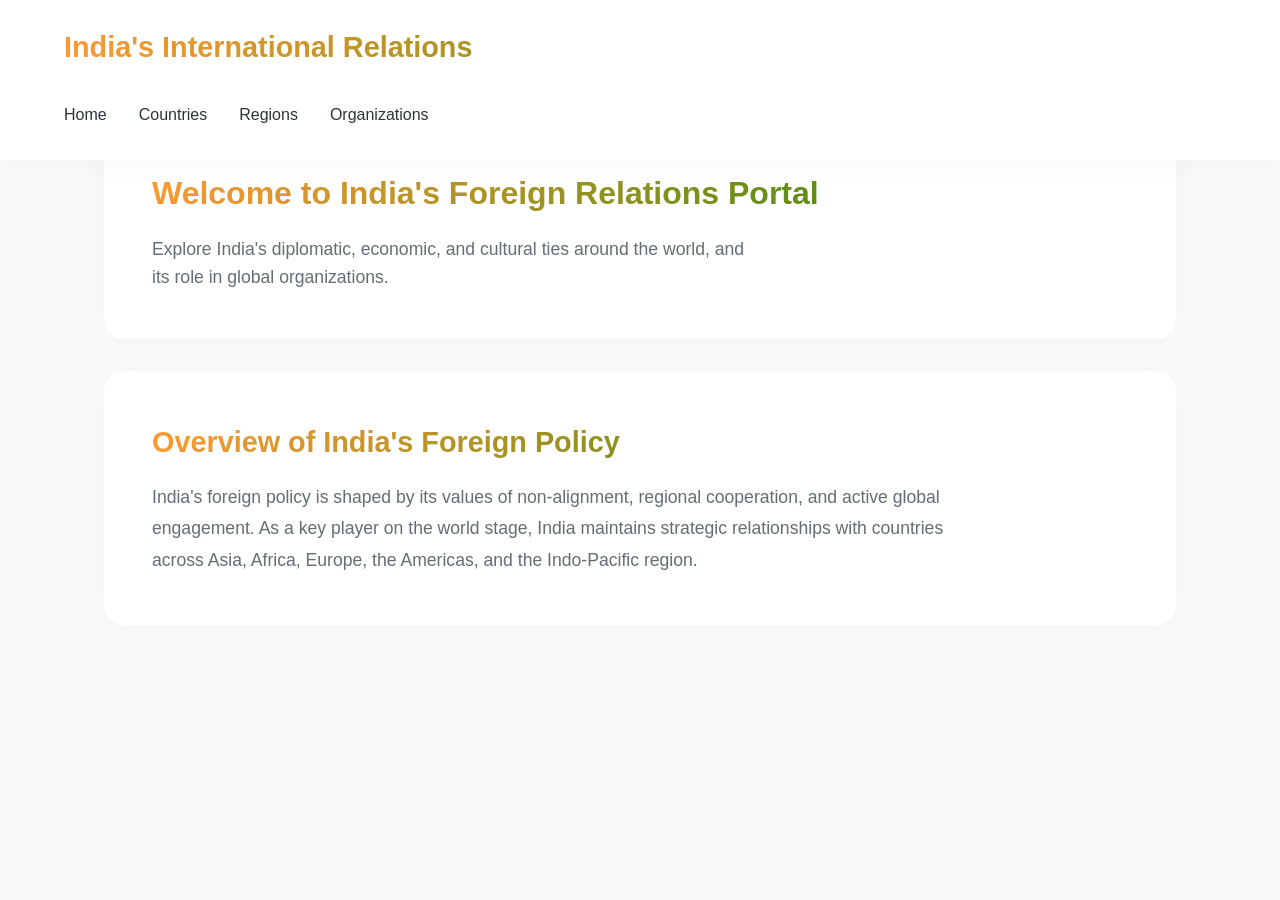
<file: index.html>
<!DOCTYPE html>
<html lang="en">
<head>
    <meta charset="UTF-8">
    <meta name="viewport" content="width=device-width, initial-scale=1.0">
    <title>India's International Relations</title>
    <style>
        * {
            margin: 0;
            padding: 0;
            box-sizing: border-box;
            font-family: 'Inter', -apple-system, BlinkMacSystemFont, sans-serif;
        }

        body {
            background: #fafafa;
            color: #2d3436;
            line-height: 1.6;
        }

        header {
            background: white;
            padding: 1.5rem 5%;
            box-shadow: 0 4px 30px rgba(0, 0, 0, 0.03);
            position: fixed;
            width: 100%;
            top: 0;
            z-index: 1000;
        }

        .header-content {
            max-width: 1200px;
            margin: 0 auto;
        }

        h1 {
            font-size: 1.8rem;
            font-weight: 700;
            background: linear-gradient(120deg, #FF9933, #138808);
            -webkit-background-clip: text;
            -webkit-text-fill-color: transparent;
            margin-bottom: 1.5rem;
        }

        nav {
            display: flex;
            gap: 2rem;
        }

        nav a {
            color: #2d3436;
            text-decoration: none;
            font-weight: 500;
            position: relative;
            padding: 0.5rem 0;
        }

        nav a::after {
            content: '';
            position: absolute;
            bottom: 0;
            left: 0;
            width: 0;
            height: 2px;
            background: linear-gradient(120deg, #FF9933, #138808);
            transition: width 0.3s ease;
        }

        nav a:hover::after {
            width: 100%;
        }

        main {
            max-width: 1200px;
            margin: 120px auto 0;
            padding: 0 5%;
        }

        .introduction {
            background: white;
            border-radius: 20px;
            padding: 3rem;
            margin-bottom: 2rem;
            box-shadow: 0 4px 30px rgba(0, 0, 0, 0.03);
            transform: translateY(0);
            transition: transform 0.3s ease;
        }

        .introduction:hover {
            transform: translateY(-5px);
        }

        .introduction h2 {
            font-size: 2rem;
            margin-bottom: 1rem;
            background: linear-gradient(120deg, #FF9933, #138808);
            -webkit-background-clip: text;
            -webkit-text-fill-color: transparent;
        }

        .introduction p {
            color: #636e72;
            font-size: 1.1rem;
            max-width: 600px;
        }

        .overview {
            background: white;
            border-radius: 20px;
            padding: 3rem;
            box-shadow: 0 4px 30px rgba(0, 0, 0, 0.03);
        }

        .overview h2 {
            font-size: 1.8rem;
            margin-bottom: 1rem;
            background: linear-gradient(120deg, #FF9933, #138808);
            -webkit-background-clip: text;
            -webkit-text-fill-color: transparent;
        }

        .overview p {
            color: #636e72;
            font-size: 1.1rem;
            line-height: 1.8;
            max-width: 800px;
        }

        @media (max-width: 768px) {
            nav {
                flex-direction: column;
                gap: 1rem;
            }

            .introduction, .overview {
                padding: 2rem;
            }

            h1 {
                font-size: 1.5rem;
            }

            .introduction h2, .overview h2 {
                font-size: 1.6rem;
            }
        }

        @media (max-width: 480px) {
            .introduction, .overview {
                padding: 1.5rem;
            }
        }

        /* Smooth scrolling */
        html {
            scroll-behavior: smooth;
        }

        /* Fade in animation */
        @keyframes fadeIn {
            from { opacity: 0; transform: translateY(20px); }
            to { opacity: 1; transform: translateY(0); }
        }

        .introduction, .overview {
            animation: fadeIn 0.8s ease forwards;
        }

        .introduction {
            animation-delay: 0.2s;
        }

        .overview {
            animation-delay: 0.4s;
        }
    </style>
</head>
<body>
    <header>
        <div class="header-content">
            <h1>India's International Relations</h1>
            <nav>
                <a href="index.html">Home</a>
                <a href="countries.html">Countries</a>
                <a href="regions.html">Regions</a>
                <a href="organizations.html">Organizations</a>
            </nav>
        </div>
    </header>

    <main>
        <section class="introduction">
            <h2>Welcome to India's Foreign Relations Portal</h2>
            <p>Explore India's diplomatic, economic, and cultural ties around the world, and its role in global organizations.</p>
        </section>

        <section class="overview">
            <h2>Overview of India's Foreign Policy</h2>
            <p>India's foreign policy is shaped by its values of non-alignment, regional cooperation, and active global engagement. As a key player on the world stage, India maintains strategic relationships with countries across Asia, Africa, Europe, the Americas, and the Indo-Pacific region.</p>
        </section>
    </main>
</body>
</html>
</file>
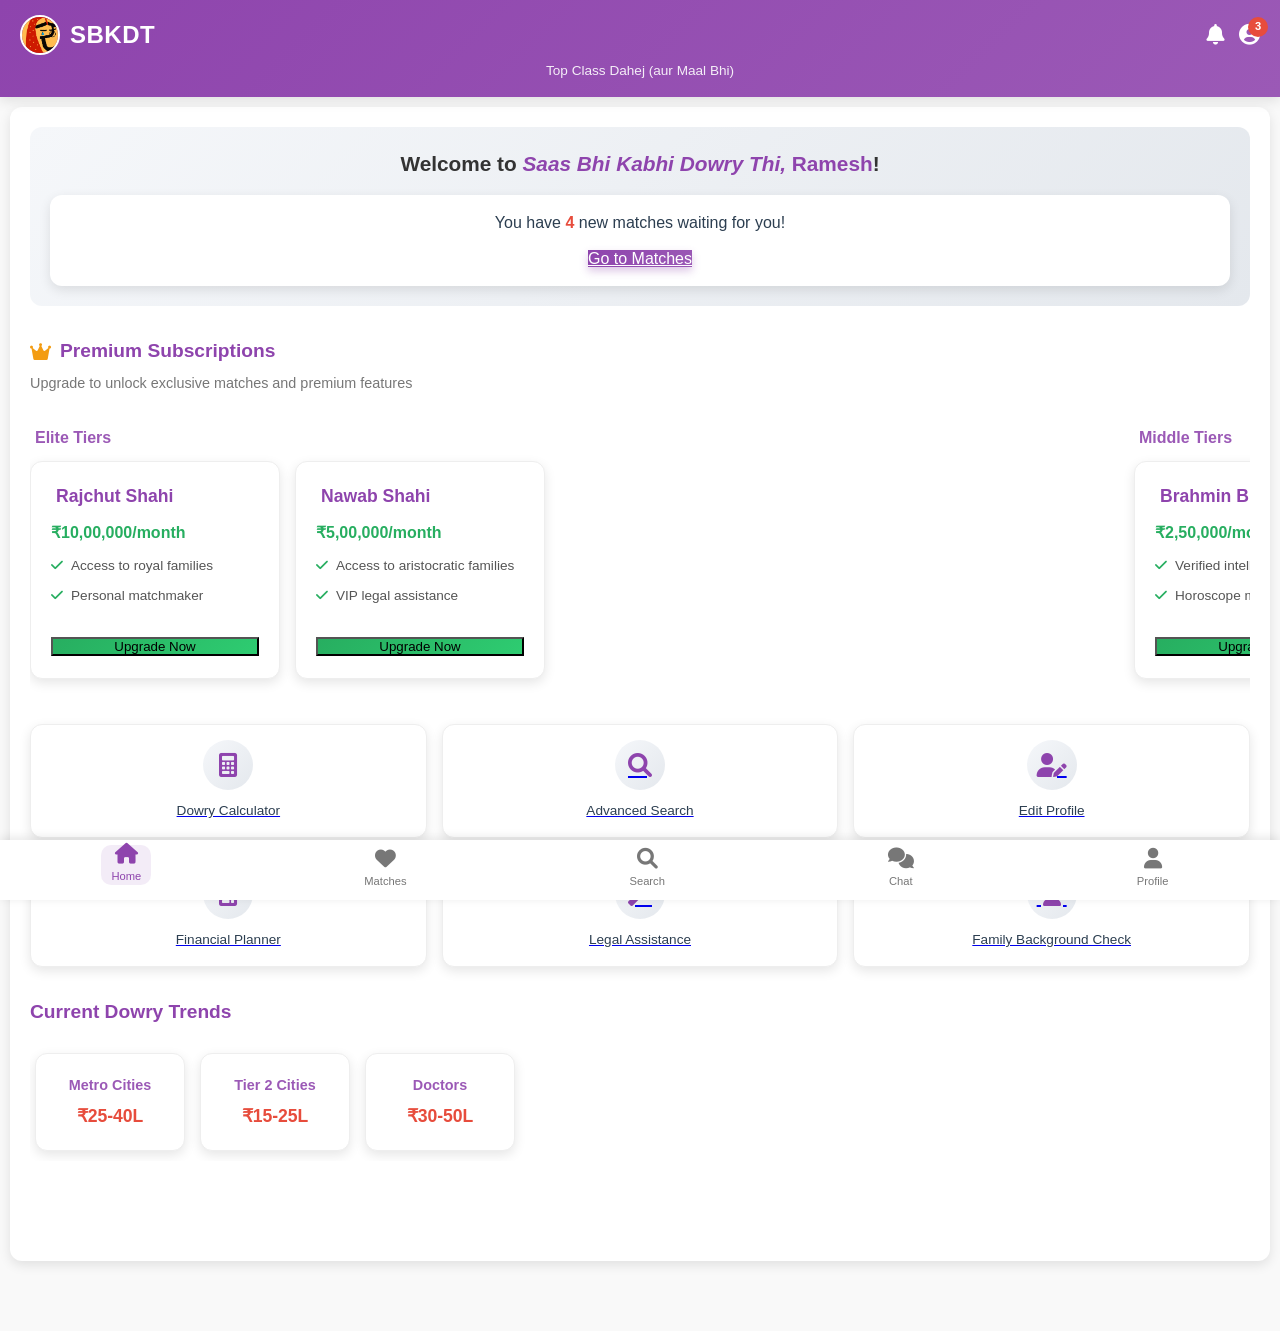
<file: sbkdt/index.html>
<!DOCTYPE html>
<html lang="en">
<head>
    <meta charset="UTF-8">
    <meta name="viewport" content="width=device-width, initial-scale=1.0">
    <title>SBKDT - Home</title>
    <link rel="stylesheet" href="css/styles.css">
    <link rel="stylesheet" href="https://cdnjs.cloudflare.com/ajax/libs/font-awesome/6.0.0-beta3/css/all.min.css">
</head>
<body>
    <div class="app-container">
        <header class="app-header">
            <div class="header-content">
                <div class="logo-container">
                    <img src="images/icon.png" alt="SBKDT Logo" class="app-logo">
                    <h1>SBKDT</h1>
                </div>
                <div class="header-icons">
                    <i class="fas fa-bell"></i>
                    <span class="notification-badge">3</span>
                    <i class="fas fa-user-circle"></i>
                </div>
            </div>
            <p class="tagline">Top Class Dahej (aur Maal Bhi)</p>
        </header>

        <main class="app-main">
            <section class="screen active">
                <div class="welcome-banner">
                    <h2>Welcome to <em>Saas Bhi Kabhi Dowry Thi,</em> <span id="username">Ramesh</span>!</h2>
                    <div class="matches-notification">
                        <p>You have <strong id="match-count">4</strong> new matches waiting for you!</p>
                        <a href="matches.html" class="btn-primary">Go to Matches</a>
                    </div>
                </div>

                <!-- Premium Section in Horizontal Slider -->
                <div class="premium-section">
                    <h3><i class="fas fa-crown"></i> Premium Subscriptions</h3>
                    <p class="section-description">Upgrade to unlock exclusive matches and premium features</p>

                    <div class="premium-tiers-slider">
                        <!-- Grouped by Subscription Tier -->
                        <div class="premium-slider-group">
                            <h4>Elite Tiers</h4>
                            <div class="slider-container">
                                <div class="tier-card">
                                    <div class="tier-header">
                                        <h4>Rajchut Shahi</h4>
                                        <div class="tier-price">₹10,00,000/month</div>
                                    </div>
                                    <ul class="tier-benefits">
                                        <li><i class="fas fa-check"></i> Access to royal families</li>
                                        <li><i class="fas fa-check"></i> Personal matchmaker</li>
                                    </ul>
                                    <button class="btn-upgrade">Upgrade Now</button>
                                </div>

                                <div class="tier-card">
                                    <div class="tier-header">
                                        <h4>Nawab Shahi</h4>
                                        <div class="tier-price">₹5,00,000/month</div>
                                    </div>
                                    <ul class="tier-benefits">
                                        <li><i class="fas fa-check"></i> Access to aristocratic families</li>
                                        <li><i class="fas fa-check"></i> VIP legal assistance</li>
                                    </ul>
                                    <button class="btn-upgrade">Upgrade Now</button>
                                </div>
                            </div>
                        </div>

                        <div class="premium-slider-group">
                            <h4>Middle Tiers</h4>
                            <div class="slider-container">
                                <div class="tier-card">
                                    <div class="tier-header">
                                        <h4>Brahmin Buddhi</h4>
                                        <div class="tier-price">₹2,50,000/month</div>
                                    </div>
                                    <ul class="tier-benefits">
                                        <li><i class="fas fa-check"></i> Verified intellectual matches</li>
                                        <li><i class="fas fa-check"></i> Horoscope matching</li>
                                    </ul>
                                    <button class="btn-upgrade">Upgrade Now</button>
                                </div>

                                <div class="tier-card">
                                    <div class="tier-header">
                                        <h4>Kayastha</h4>
                                        <div class="tier-price">₹1,50,000/month</div>
                                    </div>
                                    <ul class="tier-benefits">
                                        <li><i class="fas fa-check"></i> Bureaucratic family access</li>
                                    </ul>
                                    <button class="btn-upgrade">Upgrade Now</button>
                                </div>
                            </div>
                        </div>

                        <div class="premium-slider-group">
                            <h4>Affordable Tiers</h4>
                            <div class="slider-container">
                                <div class="tier-card">
                                    <div class="tier-header">
                                        <h4>Jhat</h4>
                                        <div class="tier-price">₹75,000/month</div>
                                    </div>
                                    <ul class="tier-benefits">
                                        <li><i class="fas fa-check"></i> Agricultural family matches</li>
                                    </ul>
                                    <button class="btn-upgrade">Upgrade Now</button>
                                </div>

                                <div class="tier-card">
                                    <div class="tier-header">
                                        <h4>Pattadar</h4>
                                        <div class="tier-price">₹50,000/month</div>
                                    </div>
                                    <ul class="tier-benefits">
                                        <li><i class="fas fa-check"></i> Landowner connections</li>
                                    </ul>
                                    <button class="btn-upgrade">Upgrade Now</button>
                                </div>
                            </div>
                        </div>
                    </div>
                </div>

                <!-- More Tools Section -->
                <div class="quick-actions">
                    <a href="calculator.html" class="quick-action">
                        <i class="fas fa-calculator"></i>
                        <span>Dowry Calculator</span>
                    </a>
                    <a href="search.html" class="quick-action">
                        <i class="fas fa-search"></i>
                        <span>Advanced Search</span>
                    </a>
                    <a href="profile.html" class="quick-action">
                        <i class="fas fa-user-edit"></i>
                        <span>Edit Profile</span>
                    </a>
                    <!-- New tools added -->
                    <a href="financial-planner.html" class="quick-action">
                        <i class="fas fa-calculator"></i>
                        <span>Financial Planner</span>
                    </a>
                    <a href="legal-assistance.html" class="quick-action">
                        <i class="fas fa-gavel"></i>
                        <span>Legal Assistance</span>
                    </a>
                    <a href="family-background.html" class="quick-action">
                        <i class="fas fa-users"></i>
                        <span>Family Background Check</span>
                    </a>
                </div>

                <!-- Recent Trends in Horizontal Slider -->
                <div class="dowry-trends">
                    <h3>Current Dowry Trends</h3>
                    <div class="trends-slider-container">
                        <div class="trend-card">
                            <h4>Metro Cities</h4>
                            <p>₹25-40L</p>
                        </div>
                        <div class="trend-card">
                            <h4>Tier 2 Cities</h4>
                            <p>₹15-25L</p>
                        </div>
                        <div class="trend-card">
                            <h4>Doctors</h4>
                            <p>₹30-50L</p>
                        </div>
                    </div>
                </div>
            </section>
        </main>

        <nav class="bottom-nav">
            <a href="index.html" class="nav-item active">
                <i class="fas fa-home"></i>
                <span>Home</span>
            </a>
            <a href="matches.html" class="nav-item">
                <i class="fas fa-heart"></i>
                <span>Matches</span>
            </a>
            <a href="search.html" class="nav-item">
                <i class="fas fa-search"></i>
                <span>Search</span>
            </a>
            <a href="chat.html" class="nav-item">
                <i class="fas fa-comments"></i>
                <span>Chat</span>
            </a>
            <a href="profile.html" class="nav-item">
                <i class="fas fa-user"></i>
                <span>Profile</span>
            </a>
        </nav>
    </div>

    <script src="js/common.js"></script>
    <script>
        // Load user data
        document.addEventListener('DOMContentLoaded', function() {
            const userData = JSON.parse(localStorage.getItem('userData')) || {};
            if (userData.name) {
                document.getElementById('username').textContent = userData.name;
            }

            // Setup upgrade buttons
            document.querySelectorAll('.btn-upgrade').forEach(btn => {
                btn.addEventListener('click', function() {
                    const tierName = this.closest('.tier-card').querySelector('h4').textContent;
                    showToast(`Selected ${tierName} plan`, 'success');
                });
            });
        });
    </script>
</body>
</html>
</file>
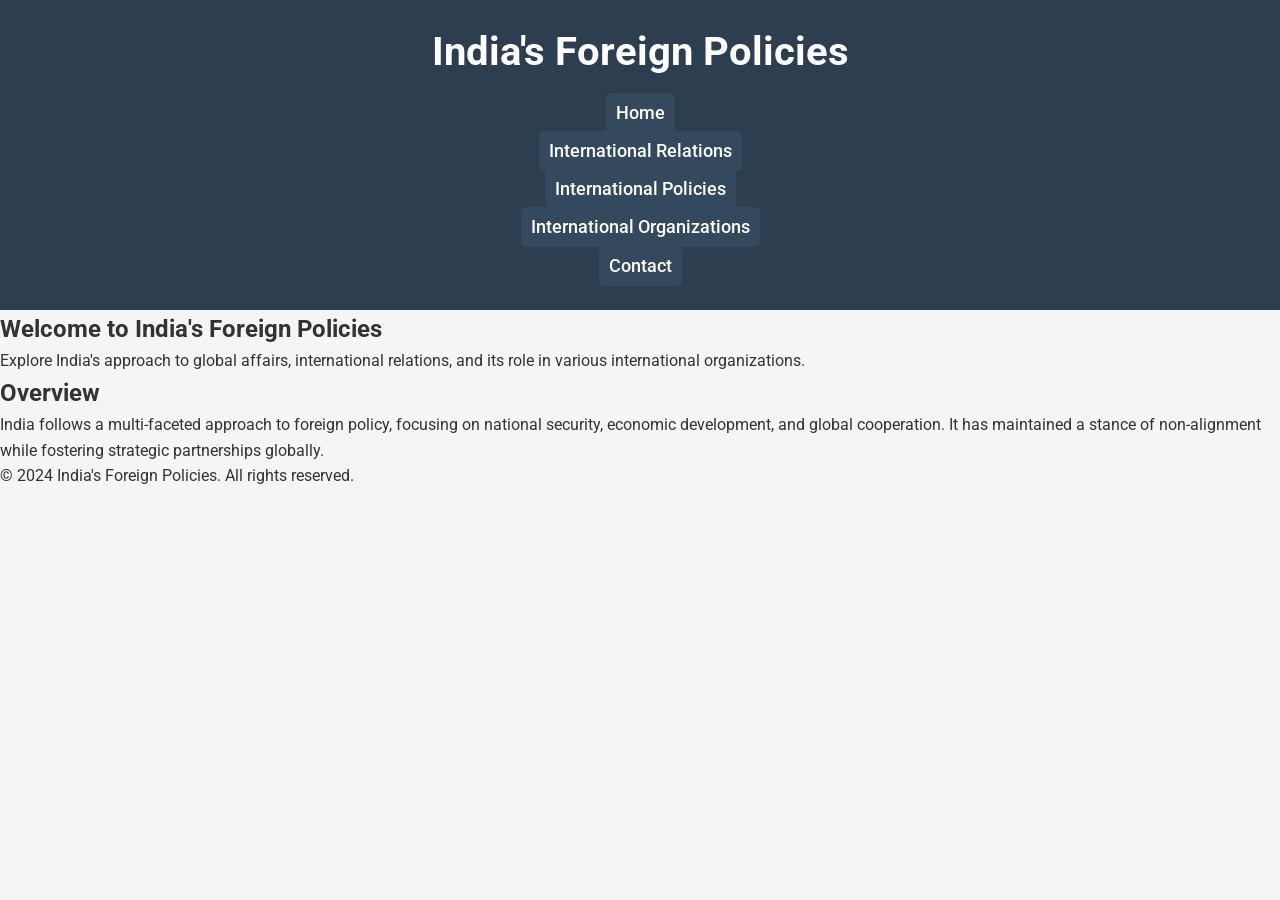
<file: sst-project/index.html>
<!DOCTYPE html>
<html lang="en">
<head>
    <meta charset="UTF-8">
    <meta name="viewport" content="width=device-width, initial-scale=1.0">
    <meta http-equiv="X-UA-Compatible" content="ie=edge">
    <title>India's Foreign Policies</title>
    <link href="https://fonts.googleapis.com/css2?family=Roboto:wght@400;500&display=swap" rel="stylesheet">
    <link rel="stylesheet" href="styles.css">
</head>
<body>


    <!-- Header Section -->
<header>
    <div class="container">
        <h1>India's Foreign Policies</h1>
        <nav>
            <div class="hamburger" id="hamburger-icon">
                <span class="bar"></span>
                <span class="bar"></span>
                <span class="bar"></span>
            </div>
            <ul id="nav-links">
                <li><a href="index.html">Home</a></li>
                <li><a href="international-relations.html">International Relations</a></li>
                <li><a href="international-policies.html">International Policies</a></li>
                <li><a href="international-organizations.html">International Organizations</a></li>
                <li><a href="contact.html">Contact</a></li>
            </ul>
        </nav>
    </div>
</header>

    <!-- Main Content -->
    <main>
        <section class="intro">
            <h2>Welcome to India's Foreign Policies</h2>
            <p>Explore India's approach to global affairs, international relations, and its role in various international organizations.</p>
        </section>

        <section class="overview">
            <h2>Overview</h2>
            <p>India follows a multi-faceted approach to foreign policy, focusing on national security, economic development, and global cooperation. It has maintained a stance of non-alignment while fostering strategic partnerships globally.</p>
        </section>
    </main>

    <!-- Footer Section -->
    <footer>
        <p>&copy; 2024 India's Foreign Policies. All rights reserved.</p>
    </footer>
    <!-- JavaScript for Hamburger Menu -->
    <script>
        // Get the hamburger icon and nav links
        const hamburgerIcon = document.getElementById('hamburger-icon');
        const navLinks = document.getElementById('nav-links');

        // Add event listener to the hamburger icon
        hamburgerIcon.addEventListener('click', () => {
            navLinks.classList.toggle('active'); // Toggle the 'active' class on nav links
            hamburgerIcon.classList.toggle('active'); // Toggle 'active' class on hamburger icon
        });
    </script>

</body>
</html>
</file>
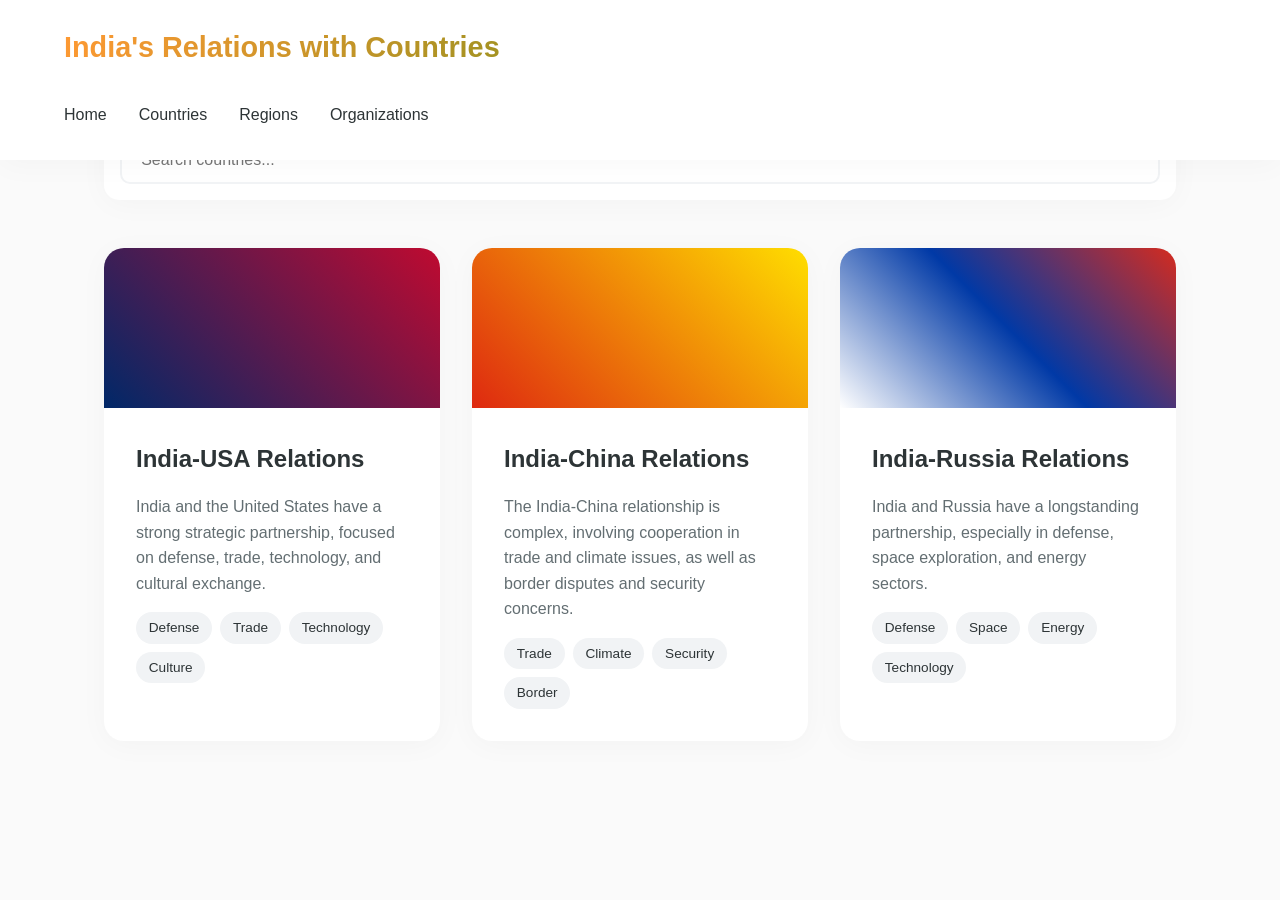
<file: countries.html>
<!DOCTYPE html>
<html lang="en">
<head>
    <meta charset="UTF-8">
    <meta name="viewport" content="width=device-width, initial-scale=1.0">
    <title>India's Relations with Countries</title>
    <style>
        * {
            margin: 0;
            padding: 0;
            box-sizing: border-box;
            font-family: 'Inter', -apple-system, BlinkMacSystemFont, sans-serif;
        }

        body {
            background: #fafafa;
            color: #2d3436;
            line-height: 1.6;
        }

        header {
            background: white;
            padding: 1.5rem 5%;
            box-shadow: 0 4px 30px rgba(0, 0, 0, 0.03);
            position: fixed;
            width: 100%;
            top: 0;
            z-index: 1000;
        }

        .header-content {
            max-width: 1200px;
            margin: 0 auto;
        }

        h1 {
            font-size: 1.8rem;
            font-weight: 700;
            background: linear-gradient(120deg, #FF9933, #138808);
            -webkit-background-clip: text;
            -webkit-text-fill-color: transparent;
            margin-bottom: 1.5rem;
        }

        nav {
            display: flex;
            gap: 2rem;
        }

        nav a {
            color: #2d3436;
            text-decoration: none;
            font-weight: 500;
            position: relative;
            padding: 0.5rem 0;
        }

        nav a::after {
            content: '';
            position: absolute;
            bottom: 0;
            left: 0;
            width: 0;
            height: 2px;
            background: linear-gradient(120deg, #FF9933, #138808);
            transition: width 0.3s ease;
        }

        nav a:hover::after {
            width: 100%;
        }

        main {
            max-width: 1200px;
            margin: 120px auto 40px;
            padding: 0 5%;
        }

        .country-grid {
            display: grid;
            grid-template-columns: repeat(auto-fit, minmax(300px, 1fr));
            gap: 2rem;
            padding: 1rem 0;
        }

        .country-card {
            background: white;
            border-radius: 20px;
            overflow: hidden;
            box-shadow: 0 4px 30px rgba(0, 0, 0, 0.03);
            transition: transform 0.3s ease, box-shadow 0.3s ease;
        }

        .country-card:hover {
            transform: translateY(-5px);
            box-shadow: 0 8px 40px rgba(0, 0, 0, 0.06);
        }

        .country-banner {
            height: 160px;
            background-size: cover;
            background-position: center;
            position: relative;
        }

        .usa-banner {
            background: linear-gradient(45deg, #002868, #BF0A30);
        }

        .china-banner {
            background: linear-gradient(45deg, #DE2910, #FFDE00);
        }

        .russia-banner {
            background: linear-gradient(45deg, #FFFFFF, #0039A6, #D52B1E);
        }

        .country-content {
            padding: 2rem;
        }

        .country-card h2 {
            font-size: 1.5rem;
            margin-bottom: 1rem;
            color: #2d3436;
        }

        .country-card p {
            color: #636e72;
            font-size: 1rem;
            line-height: 1.6;
        }

        .key-areas {
            display: flex;
            gap: 0.5rem;
            flex-wrap: wrap;
            margin-top: 1rem;
        }

        .tag {
            background: #f1f3f5;
            padding: 0.3rem 0.8rem;
            border-radius: 20px;
            font-size: 0.85rem;
            color: #2d3436;
        }

        .search-bar {
            background: white;
            padding: 1rem;
            border-radius: 15px;
            margin-bottom: 2rem;
            box-shadow: 0 4px 30px rgba(0, 0, 0, 0.03);
        }

        .search-bar input {
            width: 100%;
            padding: 0.8rem 1.2rem;
            border: 2px solid #f1f3f5;
            border-radius: 10px;
            font-size: 1rem;
            outline: none;
            transition: border-color 0.3s ease;
        }

        .search-bar input:focus {
            border-color: #FF9933;
        }

        @media (max-width: 768px) {
            nav {
                flex-direction: column;
                gap: 1rem;
            }

            .country-grid {
                grid-template-columns: 1fr;
            }
        }

        @keyframes fadeIn {
            from { opacity: 0; transform: translateY(20px); }
            to { opacity: 1; transform: translateY(0); }
        }

        .country-card {
            animation: fadeIn 0.8s ease forwards;
        }

        .country-card:nth-child(1) { animation-delay: 0.2s; }
        .country-card:nth-child(2) { animation-delay: 0.4s; }
        .country-card:nth-child(3) { animation-delay: 0.6s; }
    </style>
</head>
<body>
    <header>
        <div class="header-content">
            <h1>India's Relations with Countries</h1>
            <nav>
                <a href="index.html">Home</a>
                <a href="countries.html">Countries</a>
                <a href="regions.html">Regions</a>
                <a href="organizations.html">Organizations</a>
            </nav>
        </div>
    </header>

    <main>
        <div class="search-bar">
            <input type="text" placeholder="Search countries...">
        </div>

        <div class="country-grid">
            <article class="country-card">
                <div class="country-banner usa-banner"></div>
                <div class="country-content">
                    <h2>India-USA Relations</h2>
                    <p>India and the United States have a strong strategic partnership, focused on defense, trade, technology, and cultural exchange.</p>
                    <div class="key-areas">
                        <span class="tag">Defense</span>
                        <span class="tag">Trade</span>
                        <span class="tag">Technology</span>
                        <span class="tag">Culture</span>
                    </div>
                </div>
            </article>

            <article class="country-card">
                <div class="country-banner china-banner"></div>
                <div class="country-content">
                    <h2>India-China Relations</h2>
                    <p>The India-China relationship is complex, involving cooperation in trade and climate issues, as well as border disputes and security concerns.</p>
                    <div class="key-areas">
                        <span class="tag">Trade</span>
                        <span class="tag">Climate</span>
                        <span class="tag">Security</span>
                        <span class="tag">Border</span>
                    </div>
                </div>
            </article>

            <article class="country-card">
                <div class="country-banner russia-banner"></div>
                <div class="country-content">
                    <h2>India-Russia Relations</h2>
                    <p>India and Russia have a longstanding partnership, especially in defense, space exploration, and energy sectors.</p>
                    <div class="key-areas">
                        <span class="tag">Defense</span>
                        <span class="tag">Space</span>
                        <span class="tag">Energy</span>
                        <span class="tag">Technology</span>
                    </div>
                </div>
            </article>
        </div>
    </main>
</body>
</html>
</file>
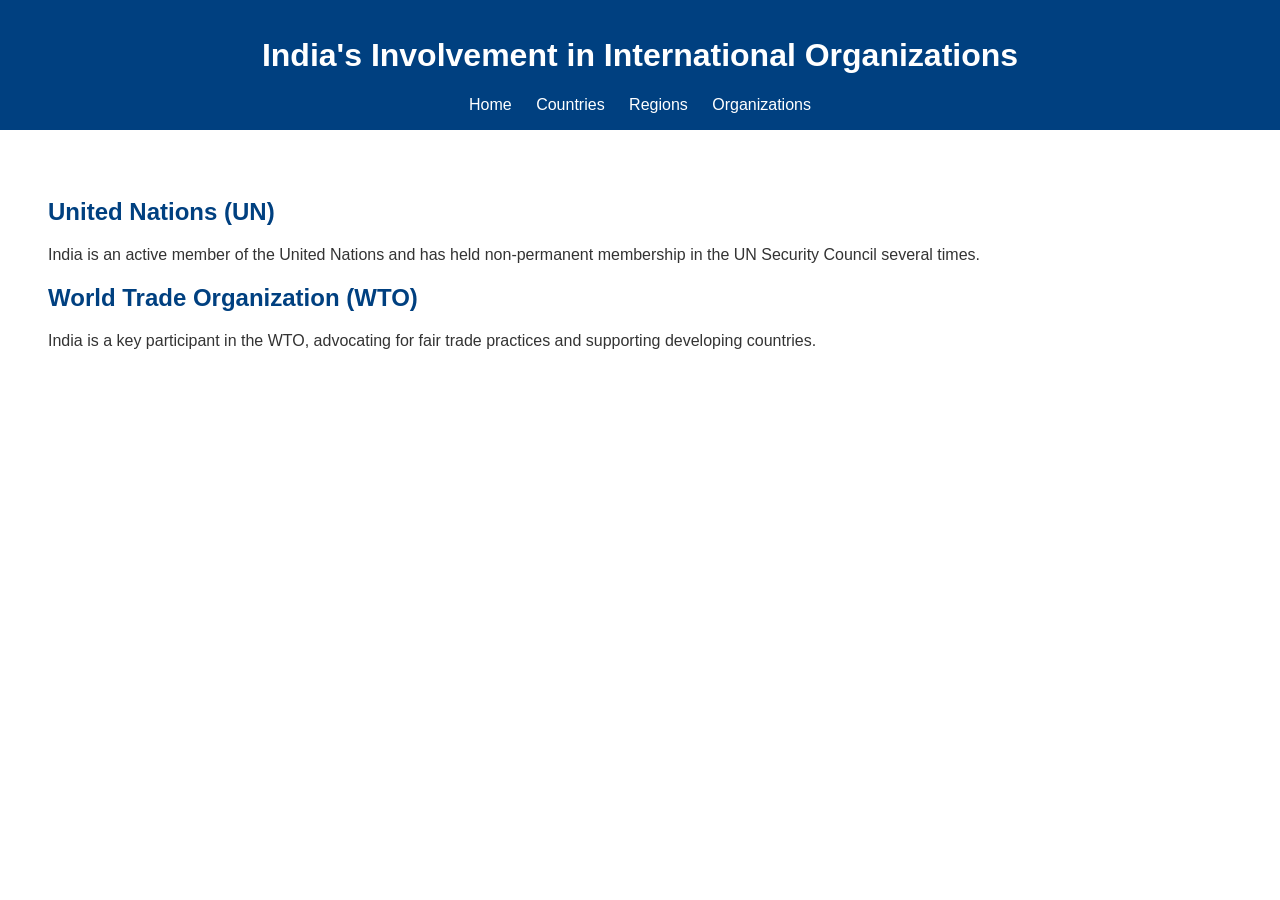
<file: organisations.html>
<!DOCTYPE html>
<html lang="en">
<head>
    <meta charset="UTF-8">
    <meta name="viewport" content="width=device-width, initial-scale=1.0">
    <title>India's Involvement in International Organizations</title>
    <link rel="stylesheet" href="styles/style.css">
</head>
<body>
    <header>
        <h1>India's Involvement in International Organizations</h1>
        <nav>
            <a href="index.html">Home</a>
            <a href="countries.html">Countries</a>
            <a href="regions.html">Regions</a>
            <a href="organizations.html">Organizations</a>
        </nav>
    </header>

    <section class="organizations">
        <h2>United Nations (UN)</h2>
        <p>India is an active member of the United Nations and has held non-permanent membership in the UN Security Council several times.</p>

        <h2>World Trade Organization (WTO)</h2>
        <p>India is a key participant in the WTO, advocating for fair trade practices and supporting developing countries.</p>

        <!-- Add more organizations as needed -->
    </section>
</body>
</html>
</file>
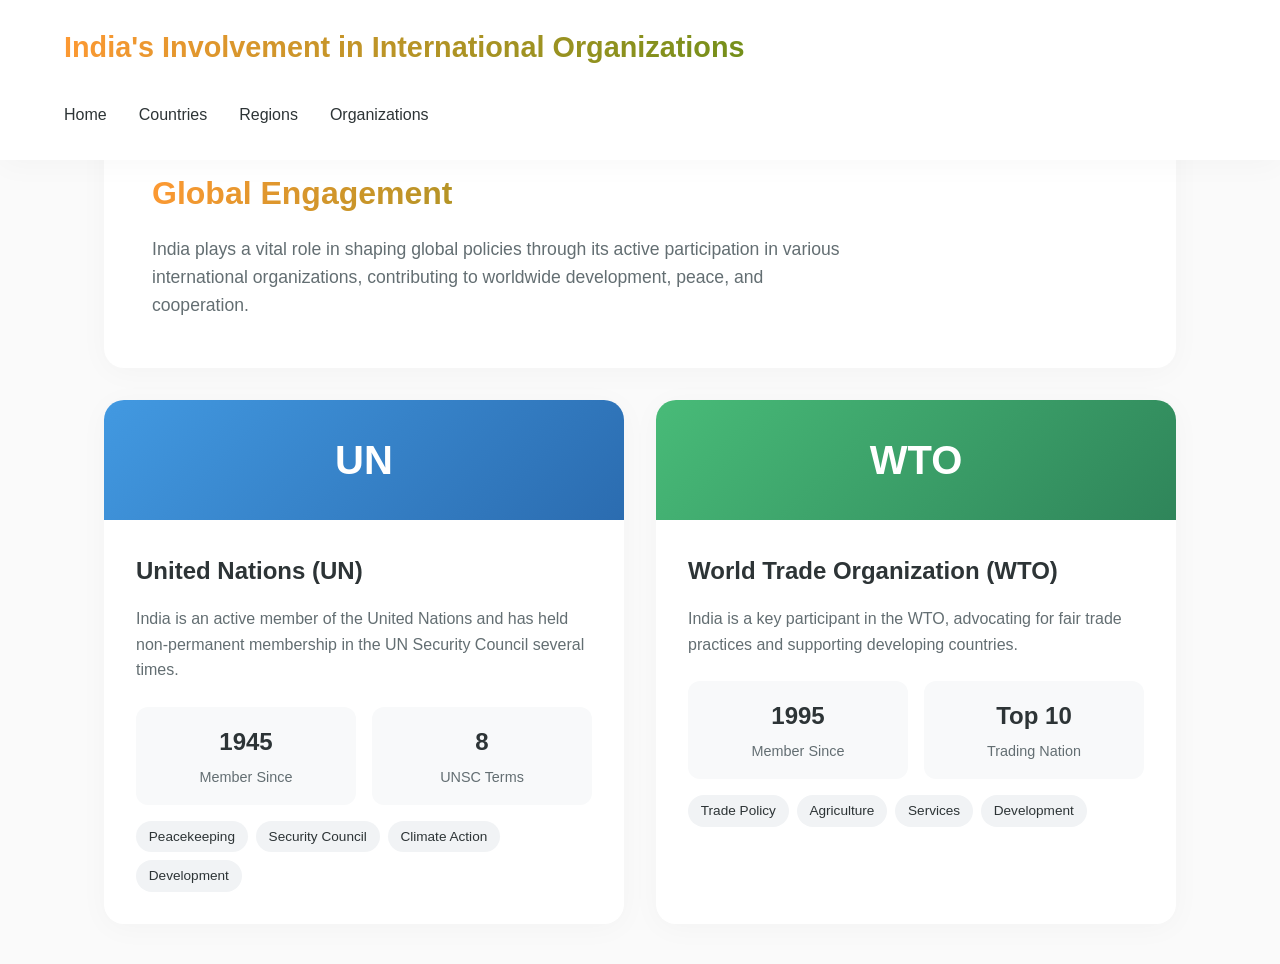
<file: organizations.html>
<!DOCTYPE html>
<html lang="en">
<head>
    <meta charset="UTF-8">
    <meta name="viewport" content="width=device-width, initial-scale=1.0">
    <title>India's Involvement in International Organizations</title>
    <style>
        * {
            margin: 0;
            padding: 0;
            box-sizing: border-box;
            font-family: 'Inter', -apple-system, BlinkMacSystemFont, sans-serif;
        }

        body {
            background: #fafafa;
            color: #2d3436;
            line-height: 1.6;
        }

        header {
            background: white;
            padding: 1.5rem 5%;
            box-shadow: 0 4px 30px rgba(0, 0, 0, 0.03);
            position: fixed;
            width: 100%;
            top: 0;
            z-index: 1000;
        }

        .header-content {
            max-width: 1200px;
            margin: 0 auto;
        }

        h1 {
            font-size: 1.8rem;
            font-weight: 700;
            background: linear-gradient(120deg, #FF9933, #138808);
            -webkit-background-clip: text;
            -webkit-text-fill-color: transparent;
            margin-bottom: 1.5rem;
        }

        nav {
            display: flex;
            gap: 2rem;
        }

        nav a {
            color: #2d3436;
            text-decoration: none;
            font-weight: 500;
            position: relative;
            padding: 0.5rem 0;
        }

        nav a::after {
            content: '';
            position: absolute;
            bottom: 0;
            left: 0;
            width: 0;
            height: 2px;
            background: linear-gradient(120deg, #FF9933, #138808);
            transition: width 0.3s ease;
        }

        nav a:hover::after {
            width: 100%;
        }

        main {
            max-width: 1200px;
            margin: 120px auto 40px;
            padding: 0 5%;
        }

        .org-intro {
            background: white;
            border-radius: 20px;
            padding: 3rem;
            margin-bottom: 2rem;
            box-shadow: 0 4px 30px rgba(0, 0, 0, 0.03);
        }

        .org-intro h2 {
            font-size: 2rem;
            margin-bottom: 1rem;
            background: linear-gradient(120deg, #FF9933, #138808);
            -webkit-background-clip: text;
            -webkit-text-fill-color: transparent;
        }

        .org-intro p {
            color: #636e72;
            font-size: 1.1rem;
            max-width: 700px;
        }

        .org-grid {
            display: grid;
            grid-template-columns: repeat(auto-fit, minmax(300px, 1fr));
            gap: 2rem;
        }

        .org-card {
            background: white;
            border-radius: 20px;
            overflow: hidden;
            box-shadow: 0 4px 30px rgba(0, 0, 0, 0.03);
            transition: transform 0.3s ease, box-shadow 0.3s ease;
        }

        .org-card:hover {
            transform: translateY(-5px);
            box-shadow: 0 8px 40px rgba(0, 0, 0, 0.06);
        }

        .org-banner {
            height: 120px;
            display: flex;
            align-items: center;
            justify-content: center;
            color: white;
            font-size: 2.5rem;
            font-weight: 700;
        }

        .un-banner {
            background: linear-gradient(135deg, #4299e1, #2b6cb0);
        }

        .wto-banner {
            background: linear-gradient(135deg, #48bb78, #2f855a);
        }

        .org-content {
            padding: 2rem;
        }

        .org-content h2 {
            font-size: 1.5rem;
            margin-bottom: 1rem;
            color: #2d3436;
        }

        .org-content p {
            color: #636e72;
            margin-bottom: 1.5rem;
        }

        .org-stats {
            display: grid;
            grid-template-columns: repeat(2, 1fr);
            gap: 1rem;
            margin-top: 1.5rem;
        }

        .stat-box {
            background: #f8f9fa;
            padding: 1rem;
            border-radius: 12px;
            text-align: center;
        }

        .stat-number {
            font-size: 1.5rem;
            font-weight: 700;
            color: #2d3436;
        }

        .stat-label {
            font-size: 0.9rem;
            color: #636e72;
            margin-top: 0.3rem;
        }

        .involvement-tags {
            display: flex;
            gap: 0.5rem;
            flex-wrap: wrap;
            margin-top: 1rem;
        }

        .tag {
            background: #f1f3f5;
            padding: 0.3rem 0.8rem;
            border-radius: 20px;
            font-size: 0.85rem;
            color: #2d3436;
        }

        @media (max-width: 768px) {
            nav {
                flex-direction: column;
                gap: 1rem;
            }

            .org-grid {
                grid-template-columns: 1fr;
            }

            .org-intro {
                padding: 2rem;
            }
        }

        @keyframes fadeIn {
            from { opacity: 0; transform: translateY(20px); }
            to { opacity: 1; transform: translateY(0); }
        }

        .org-card {
            animation: fadeIn 0.8s ease forwards;
        }

        .org-card:nth-child(1) { animation-delay: 0.2s; }
        .org-card:nth-child(2) { animation-delay: 0.4s; }
    </style>
</head>
<body>
    <header>
        <div class="header-content">
            <h1>India's Involvement in International Organizations</h1>
            <nav>
                <a href="index.html">Home</a>
                <a href="countries.html">Countries</a>
                <a href="regions.html">Regions</a>
                <a href="organizations.html">Organizations</a>
            </nav>
        </div>
    </header>

    <main>
        <div class="org-intro">
            <h2>Global Engagement</h2>
            <p>India plays a vital role in shaping global policies through its active participation in various international organizations, contributing to worldwide development, peace, and cooperation.</p>
        </div>

        <div class="org-grid">
            <article class="org-card">
                <div class="org-banner un-banner">UN</div>
                <div class="org-content">
                    <h2>United Nations (UN)</h2>
                    <p>India is an active member of the United Nations and has held non-permanent membership in the UN Security Council several times.</p>
                    <div class="org-stats">
                        <div class="stat-box">
                            <div class="stat-number">1945</div>
                            <div class="stat-label">Member Since</div>
                        </div>
                        <div class="stat-box">
                            <div class="stat-number">8</div>
                            <div class="stat-label">UNSC Terms</div>
                        </div>
                    </div>
                    <div class="involvement-tags">
                        <span class="tag">Peacekeeping</span>
                        <span class="tag">Security Council</span>
                        <span class="tag">Climate Action</span>
                        <span class="tag">Development</span>
                    </div>
                </div>
            </article>

            <article class="org-card">
                <div class="org-banner wto-banner">WTO</div>
                <div class="org-content">
                    <h2>World Trade Organization (WTO)</h2>
                    <p>India is a key participant in the WTO, advocating for fair trade practices and supporting developing countries.</p>
                    <div class="org-stats">
                        <div class="stat-box">
                            <div class="stat-number">1995</div>
                            <div class="stat-label">Member Since</div>
                        </div>
                        <div class="stat-box">
                            <div class="stat-number">Top 10</div>
                            <div class="stat-label">Trading Nation</div>
                        </div>
                    </div>
                    <div class="involvement-tags">
                        <span class="tag">Trade Policy</span>
                        <span class="tag">Agriculture</span>
                        <span class="tag">Services</span>
                        <span class="tag">Development</span>
                    </div>
                </div>
            </article>
        </div>
    </main>
</body>
</html>
</file>
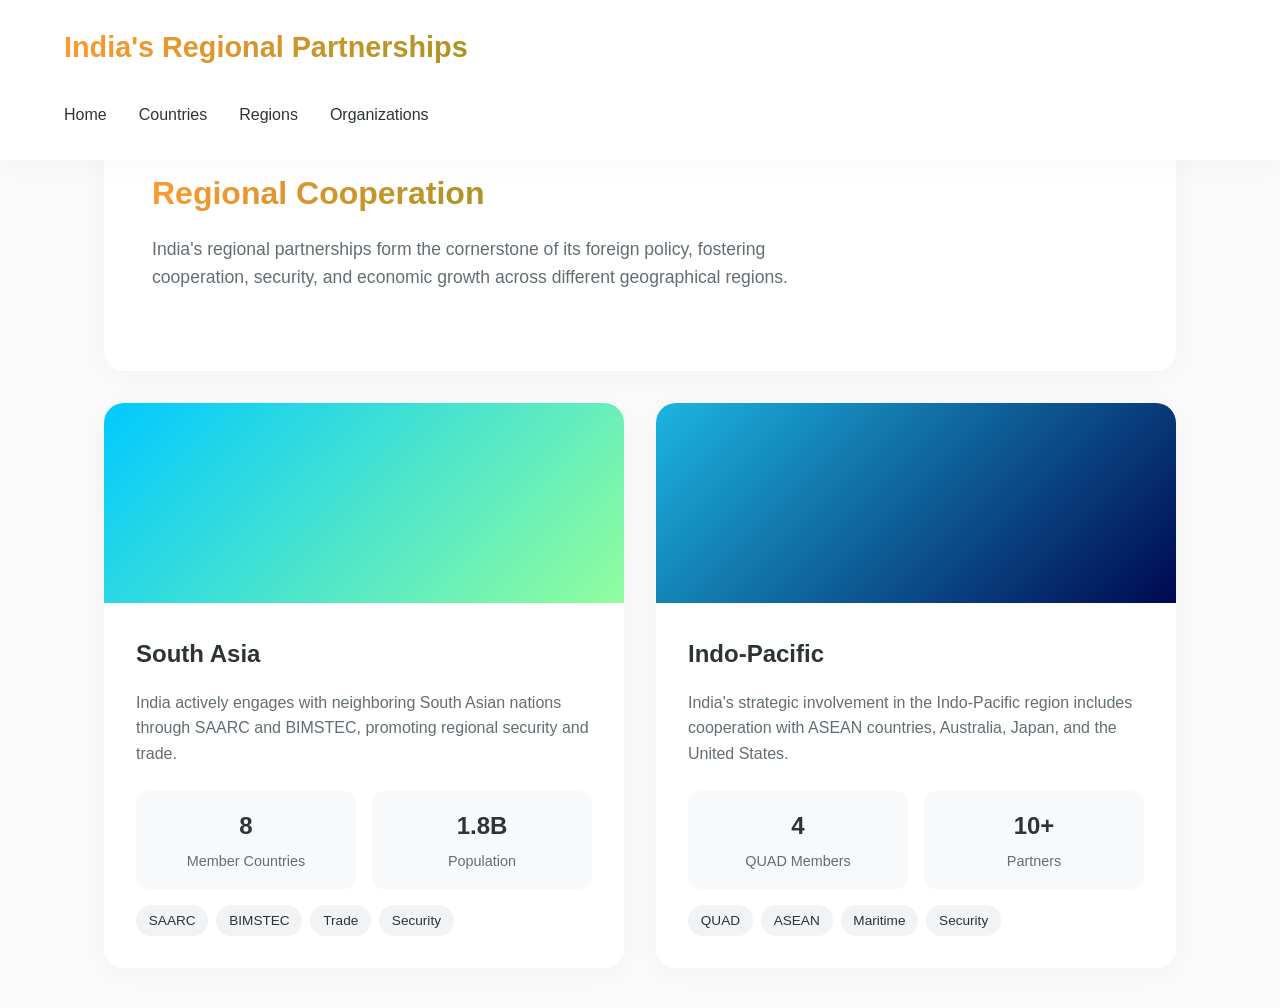
<file: regions.html>
<!DOCTYPE html>
<html lang="en">
<head>
    <meta charset="UTF-8">
    <meta name="viewport" content="width=device-width, initial-scale=1.0">
    <title>India's Regional Partnerships</title>
    <style>
        * {
            margin: 0;
            padding: 0;
            box-sizing: border-box;
            font-family: 'Inter', -apple-system, BlinkMacSystemFont, sans-serif;
        }

        body {
            background: #fafafa;
            color: #2d3436;
            line-height: 1.6;
        }

        header {
            background: white;
            padding: 1.5rem 5%;
            box-shadow: 0 4px 30px rgba(0, 0, 0, 0.03);
            position: fixed;
            width: 100%;
            top: 0;
            z-index: 1000;
        }

        .header-content {
            max-width: 1200px;
            margin: 0 auto;
        }

        h1 {
            font-size: 1.8rem;
            font-weight: 700;
            background: linear-gradient(120deg, #FF9933, #138808);
            -webkit-background-clip: text;
            -webkit-text-fill-color: transparent;
            margin-bottom: 1.5rem;
        }

        nav {
            display: flex;
            gap: 2rem;
        }

        nav a {
            color: #2d3436;
            text-decoration: none;
            font-weight: 500;
            position: relative;
            padding: 0.5rem 0;
        }

        nav a::after {
            content: '';
            position: absolute;
            bottom: 0;
            left: 0;
            width: 0;
            height: 2px;
            background: linear-gradient(120deg, #FF9933, #138808);
            transition: width 0.3s ease;
        }

        nav a:hover::after {
            width: 100%;
        }

        main {
            max-width: 1200px;
            margin: 120px auto 40px;
            padding: 0 5%;
        }

        .region-hero {
            background: white;
            border-radius: 20px;
            padding: 3rem;
            margin-bottom: 2rem;
            box-shadow: 0 4px 30px rgba(0, 0, 0, 0.03);
        }

        .region-hero h2 {
            font-size: 2rem;
            margin-bottom: 1rem;
            background: linear-gradient(120deg, #FF9933, #138808);
            -webkit-background-clip: text;
            -webkit-text-fill-color: transparent;
        }

        .region-hero p {
            color: #636e72;
            font-size: 1.1rem;
            max-width: 700px;
            margin-bottom: 2rem;
        }

        .regions-grid {
            display: grid;
            grid-template-columns: repeat(auto-fit, minmax(350px, 1fr));
            gap: 2rem;
        }

        .region-card {
            background: white;
            border-radius: 20px;
            overflow: hidden;
            box-shadow: 0 4px 30px rgba(0, 0, 0, 0.03);
            transition: transform 0.3s ease, box-shadow 0.3s ease;
            position: relative;
        }

        .region-card:hover {
            transform: translateY(-5px);
            box-shadow: 0 8px 40px rgba(0, 0, 0, 0.06);
        }

        .region-image {
            height: 200px;
            background-size: cover;
            background-position: center;
            position: relative;
        }

        .south-asia {
            background: linear-gradient(135deg, #00C9FF, #92FE9D);
        }

        .indo-pacific {
            background: linear-gradient(135deg, #1CB5E0, #000851);
        }

        .region-content {
            padding: 2rem;
        }

        .region-card h2 {
            font-size: 1.5rem;
            margin-bottom: 1rem;
            color: #2d3436;
        }

        .region-card p {
            color: #636e72;
            margin-bottom: 1.5rem;
        }

        .region-stats {
            display: grid;
            grid-template-columns: repeat(2, 1fr);
            gap: 1rem;
            margin-top: 1.5rem;
        }

        .stat {
            text-align: center;
            padding: 1rem;
            background: #f8f9fa;
            border-radius: 12px;
        }

        .stat-number {
            font-size: 1.5rem;
            font-weight: 700;
            color: #2d3436;
            margin-bottom: 0.3rem;
        }

        .stat-label {
            font-size: 0.9rem;
            color: #636e72;
        }

        .member-tags {
            display: flex;
            gap: 0.5rem;
            flex-wrap: wrap;
            margin-top: 1rem;
        }

        .tag {
            background: #f1f3f5;
            padding: 0.3rem 0.8rem;
            border-radius: 20px;
            font-size: 0.85rem;
            color: #2d3436;
        }

        @media (max-width: 768px) {
            nav {
                flex-direction: column;
                gap: 1rem;
            }

            .regions-grid {
                grid-template-columns: 1fr;
            }

            .region-hero {
                padding: 2rem;
            }
        }

        @keyframes fadeIn {
            from { opacity: 0; transform: translateY(20px); }
            to { opacity: 1; transform: translateY(0); }
        }

        .region-card {
            animation: fadeIn 0.8s ease forwards;
        }

        .region-card:nth-child(1) { animation-delay: 0.2s; }
        .region-card:nth-child(2) { animation-delay: 0.4s; }
    </style>
</head>
<body>
    <header>
        <div class="header-content">
            <h1>India's Regional Partnerships</h1>
            <nav>
                <a href="index.html">Home</a>
                <a href="countries.html">Countries</a>
                <a href="regions.html">Regions</a>
                <a href="organizations.html">Organizations</a>
            </nav>
        </div>
    </header>

    <main>
        <div class="region-hero">
            <h2>Regional Cooperation</h2>
            <p>India's regional partnerships form the cornerstone of its foreign policy, fostering cooperation, security, and economic growth across different geographical regions.</p>
        </div>

        <div class="regions-grid">
            <article class="region-card">
                <div class="region-image south-asia"></div>
                <div class="region-content">
                    <h2>South Asia</h2>
                    <p>India actively engages with neighboring South Asian nations through SAARC and BIMSTEC, promoting regional security and trade.</p>
                    <div class="region-stats">
                        <div class="stat">
                            <div class="stat-number">8</div>
                            <div class="stat-label">Member Countries</div>
                        </div>
                        <div class="stat">
                            <div class="stat-number">1.8B</div>
                            <div class="stat-label">Population</div>
                        </div>
                    </div>
                    <div class="member-tags">
                        <span class="tag">SAARC</span>
                        <span class="tag">BIMSTEC</span>
                        <span class="tag">Trade</span>
                        <span class="tag">Security</span>
                    </div>
                </div>
            </article>

            <article class="region-card">
                <div class="region-image indo-pacific"></div>
                <div class="region-content">
                    <h2>Indo-Pacific</h2>
                    <p>India's strategic involvement in the Indo-Pacific region includes cooperation with ASEAN countries, Australia, Japan, and the United States.</p>
                    <div class="region-stats">
                        <div class="stat">
                            <div class="stat-number">4</div>
                            <div class="stat-label">QUAD Members</div>
                        </div>
                        <div class="stat">
                            <div class="stat-number">10+</div>
                            <div class="stat-label">Partners</div>
                        </div>
                    </div>
                    <div class="member-tags">
                        <span class="tag">QUAD</span>
                        <span class="tag">ASEAN</span>
                        <span class="tag">Maritime</span>
                        <span class="tag">Security</span>
                    </div>
                </div>
            </article>
        </div>
    </main>
</body>
</html>
</file>
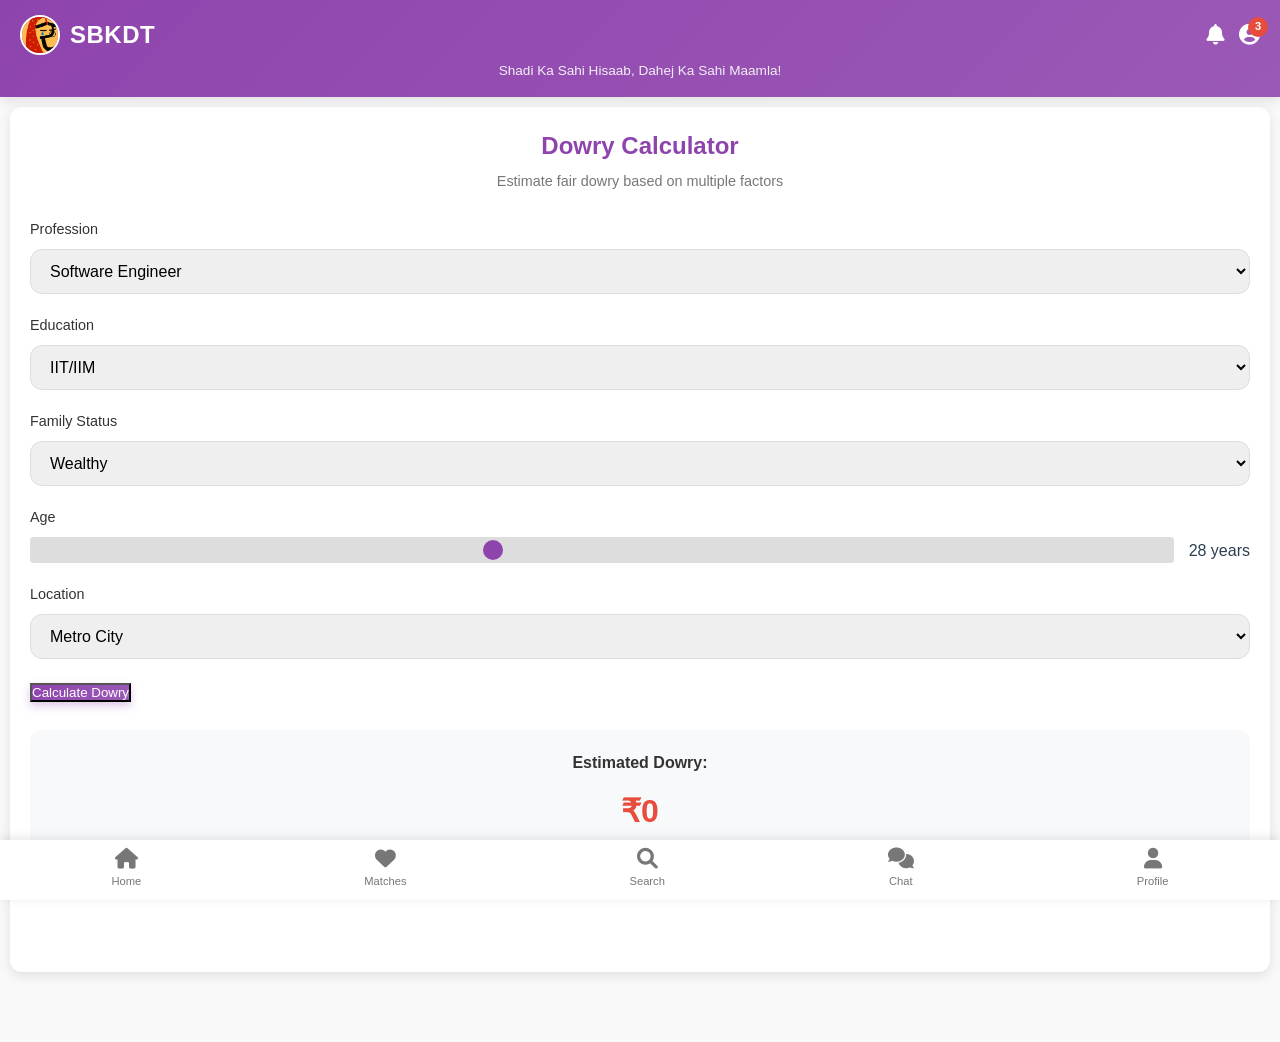
<file: sbkdt/calculator.html>
<!DOCTYPE html>
<html lang="en">
<head>
    <meta charset="UTF-8">
    <meta name="viewport" content="width=device-width, initial-scale=1.0">
    <title>SBKDT - Dowry Calculator</title>
    <link rel="stylesheet" href="css/styles.css">
    <link rel="stylesheet" href="https://cdnjs.cloudflare.com/ajax/libs/font-awesome/6.0.0-beta3/css/all.min.css">
</head>
<body>
    <div class="app-container">
        <header class="app-header">
            <div class="header-content">
                <div class="logo-container">
                    <img src="images/icon.png" alt="SBKDT Logo" class="app-logo">
                    <h1>SBKDT</h1>
                </div>
                <div class="header-icons">
                    <i class="fas fa-bell"></i>
                    <span class="notification-badge">3</span>
                    <i class="fas fa-user-circle"></i>
                </div>
            </div>
            <p class="tagline">Shadi Ka Sahi Hisaab, Dahej Ka Sahi Maamla!</p>
        </header>

        <main class="app-main">
            <section class="screen active">
                <div class="calculator-header">
                    <h2>Dowry Calculator</h2>
                    <p>Estimate fair dowry based on multiple factors</p>
                </div>
                
                <div class="calculator-container">
                    <div class="form-group">
                        <label>Profession</label>
                        <select id="profession">
                            <option value="engineer">Software Engineer</option>
                            <option value="doctor">Doctor</option>
                            <option value="ias">IAS Officer</option>
                            <option value="ca">Chartered Accountant</option>
                            <option value="business">Business</option>
                            <option value="lawyer">Lawyer</option>
                        </select>
                    </div>
                    
                    <div class="form-group">
                        <label>Education</label>
                        <select id="education">
                            <option value="iim-iit">IIT/IIM</option>
                            <option value="top-college">Top College</option>
                            <option value="regular">Regular College</option>
                        </select>
                    </div>
                    
                    <div class="form-group">
                        <label>Family Status</label>
                        <select id="family-status">
                            <option value="wealthy">Wealthy</option>
                            <option value="upper-middle">Upper Middle</option>
                            <option value="middle">Middle Class</option>
                        </select>
                    </div>
                    
                    <div class="form-group">
                        <label>Age</label>
                        <div class="range-container">
                            <input type="range" id="groom-age" min="20" max="40" value="28">
                            <span id="age-value">28 years</span>
                        </div>
                    </div>
                    
                    <div class="form-group">
                        <label>Location</label>
                        <select id="location">
                            <option value="metro">Metro City</option>
                            <option value="tier1">Tier 1 City</option>
                            <option value="tier2">Tier 2 City</option>
                            <option value="tier3">Tier 3 City</option>
                        </select>
                    </div>
                    
                    <button id="calculate-btn" class="btn-primary">Calculate Dowry</button>
                    
                    <div class="calculator-result">
                        <h4>Estimated Dowry:</h4>
                        <p id="dowry-result">₹0</p>
                    </div>
                    
                    <div class="breakdown-details" id="breakdown-details">
                        <!-- Breakdown will be shown here -->
                    </div>
                    
                    <div class="calculator-notes">
                        <p><i class="fas fa-info-circle"></i> This is an estimate based on current market trends. Actual dowry may vary based on negotiations.</p>
                    </div>
                </div>
            </section>
        </main>

        <nav class="bottom-nav">
    <a href="index.html" class="nav-item">
        <i class="fas fa-home"></i>
        <span>Home</span>
    </a>
    <a href="matches.html" class="nav-item">
        <i class="fas fa-heart"></i>
        <span>Matches</span>
    </a>
    <a href="search.html" class="nav-item">
        <i class="fas fa-search"></i>
        <span>Search</span>
    </a>
    <a href="chat.html" class="nav-item">
        <i class="fas fa-comments"></i>
        <span>Chat</span>
    </a>
    <a href="profile.html" class="nav-item">
        <i class="fas fa-user"></i>
        <span>Profile</span>
    </a>
</nav>
    </div>

    <script src="js/common.js"></script>
    <script src="js/calculator.js"></script>
</body>
</html>
</file>
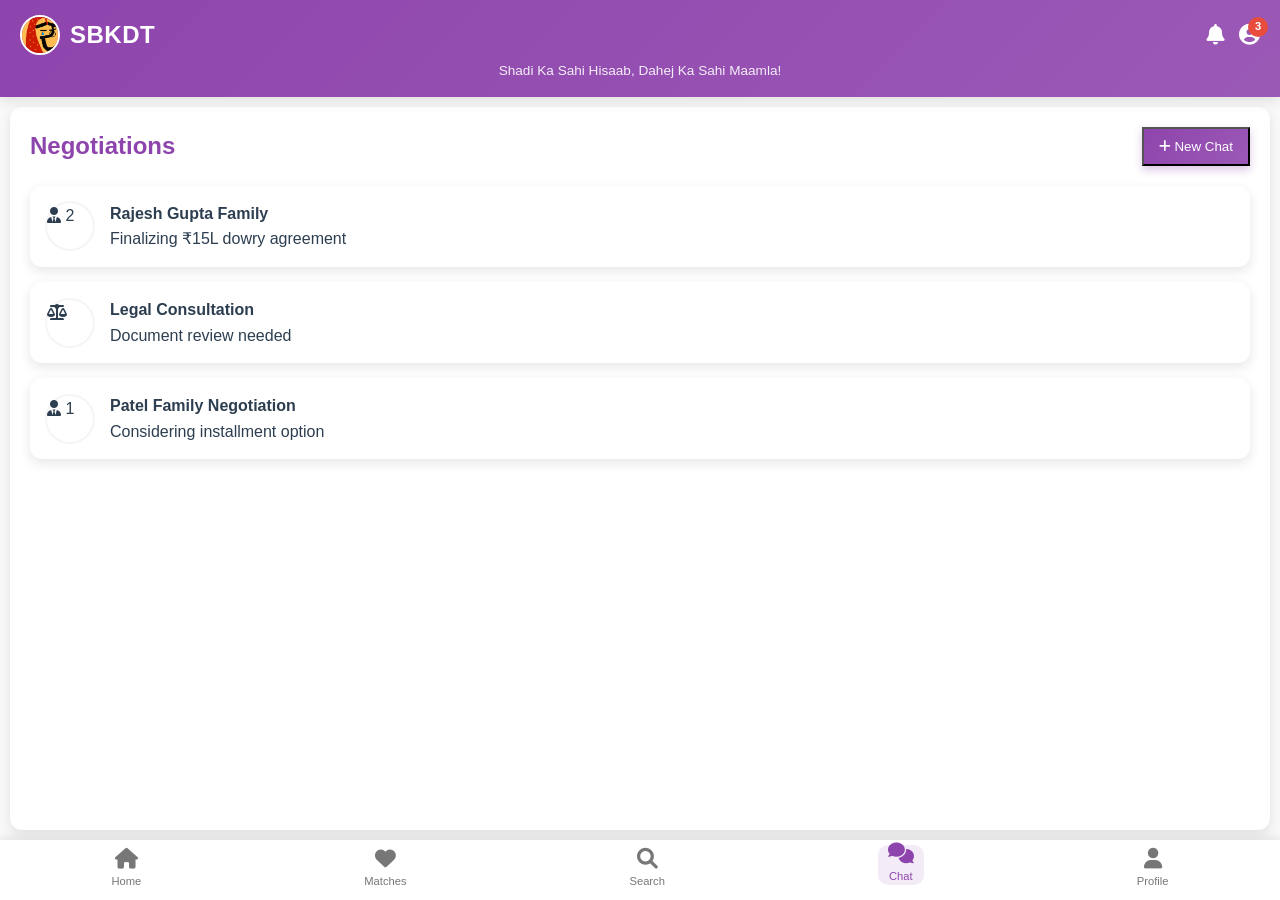
<file: sbkdt/chat.html>
<!DOCTYPE html>
<html lang="en">
<head>
    <meta charset="UTF-8">
    <meta name="viewport" content="width=device-width, initial-scale=1.0">
    <title>SBKDT - Chat</title>
    <link rel="stylesheet" href="css/styles.css">
    <link rel="stylesheet" href="https://cdnjs.cloudflare.com/ajax/libs/font-awesome/6.0.0-beta3/css/all.min.css">
</head>
<body>
    <div class="app-container">
        <header class="app-header">
            <div class="header-content">
                <div class="logo-container">
                    <img src="images/icon.png" alt="SBKDT Logo" class="app-logo">
                    <h1>SBKDT</h1>
                </div>
                <div class="header-icons">
                    <i class="fas fa-bell"></i>
                    <span class="notification-badge">3</span>
                    <i class="fas fa-user-circle"></i>
                </div>
            </div>
            <p class="tagline">Shadi Ka Sahi Hisaab, Dahej Ka Sahi Maamla!</p>
        </header>

        <main class="app-main">
            <section class="screen active">
                <div class="chat-header">
                    <h2>Negotiations</h2>
                    <button class="btn-primary" id="new-chat">
                        <i class="fas fa-plus"></i> New Chat
                    </button>
                </div>
                
                <div class="chat-list">
                    <!-- Chats will be loaded via JS -->
                </div>
            </section>
        </main>

        <nav class="bottom-nav">
    <a href="index.html" class="nav-item">
        <i class="fas fa-home"></i>
        <span>Home</span>
    </a>
    <a href="matches.html" class="nav-item">
        <i class="fas fa-heart"></i>
        <span>Matches</span>
    </a>
    <a href="search.html" class="nav-item">
        <i class="fas fa-search"></i>
        <span>Search</span>
    </a>
    <a href="chat.html" class="nav-item">
        <i class="fas fa-comments"></i>
        <span>Chat</span>
    </a>
    <a href="profile.html" class="nav-item">
        <i class="fas fa-user"></i>
        <span>Profile</span>
    </a>
</nav>
    </div>

    <script src="js/common.js"></script>
    <script src="js/chat.js"></script>
</body>
</html>
</file>
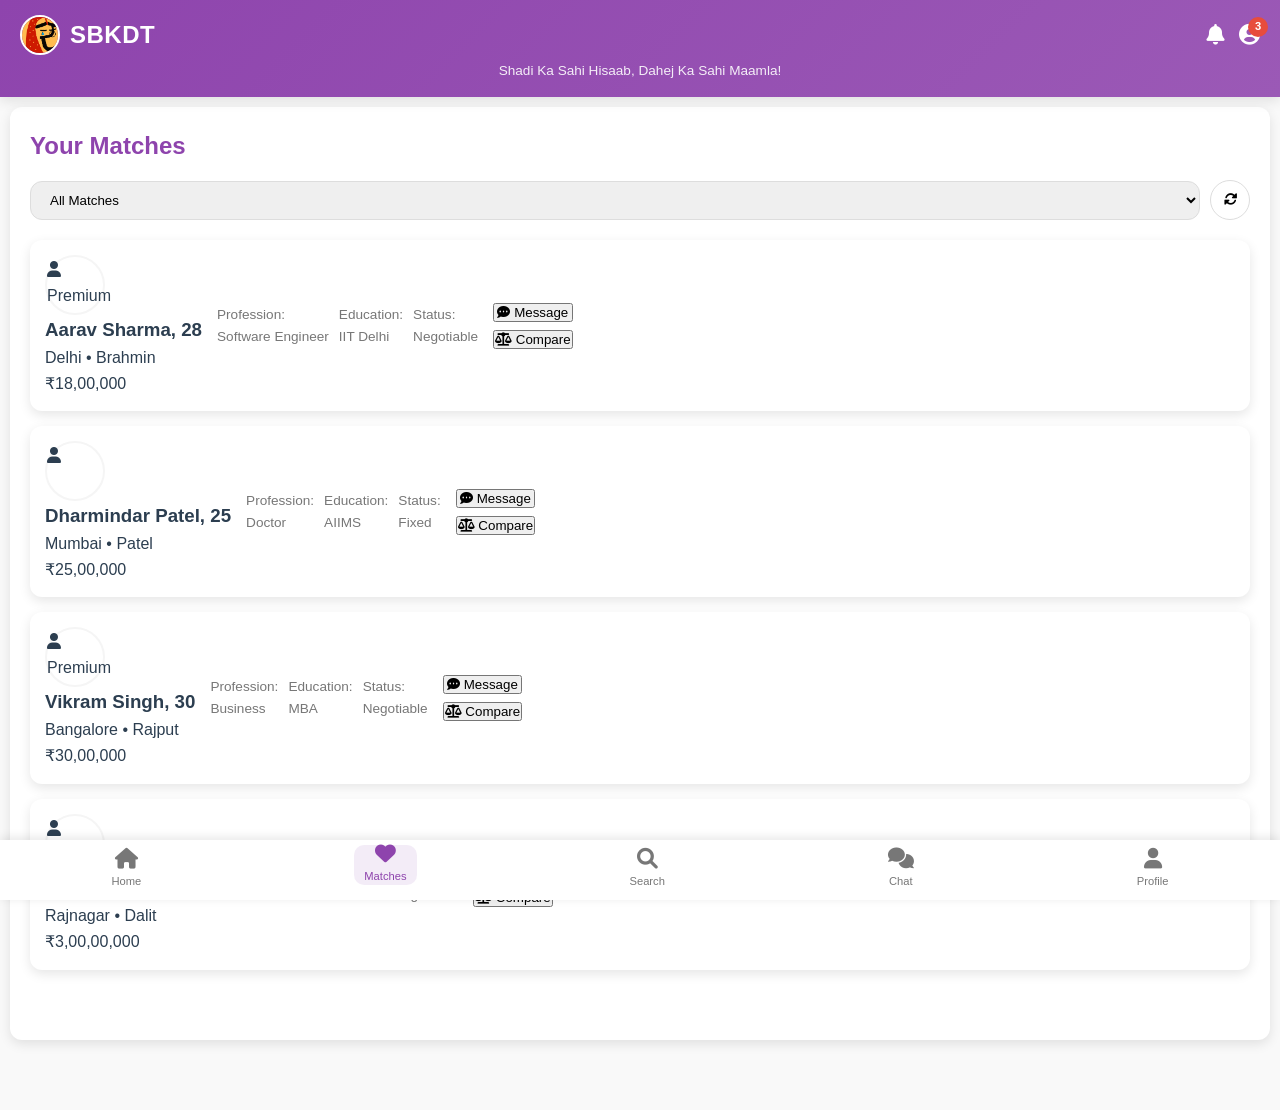
<file: sbkdt/matches.html>
<!DOCTYPE html>
<html lang="en">
<head>
    <meta charset="UTF-8">
    <meta name="viewport" content="width=device-width, initial-scale=1.0">
    <title>SBKDT - Matches</title>
    <link rel="stylesheet" href="css/styles.css">
    <link rel="stylesheet" href="https://cdnjs.cloudflare.com/ajax/libs/font-awesome/6.0.0-beta3/css/all.min.css">
</head>
<body>
    <div class="app-container">
        <header class="app-header">
            <div class="header-content">
                <div class="logo-container">
                    <img src="images/icon.png" alt="SBKDT Logo" class="app-logo">
                    <h1>SBKDT</h1>
                </div>
                <div class="header-icons">
                    <i class="fas fa-bell"></i>
                    <span class="notification-badge">3</span>
                    <i class="fas fa-user-circle"></i>
                </div>
            </div>
            <p class="tagline">Shadi Ka Sahi Hisaab, Dahej Ka Sahi Maamla!</p>
        </header>

        <main class="app-main">
            <section class="screen active">
                <div class="matches-header">
                    <h2>Your Matches</h2>
                    <div class="matches-filter">
                        <select id="matches-filter">
                            <option value="all">All Matches</option>
                            <option value="new">New Matches</option>
                            <option value="premium">Premium Matches</option>
                            <option value="negotiable">Negotiable</option>
                            <option value="fixed">Fixed Dowry</option>
                        </select>
                        <button id="refresh-matches"><i class="fas fa-sync-alt"></i></button>
                    </div>
                </div>
                
                <div class="matches-list">
                    <!-- Matches will be loaded via JS -->
                </div>
            </section>
        </main>

        <nav class="bottom-nav">
    <a href="index.html" class="nav-item">
        <i class="fas fa-home"></i>
        <span>Home</span>
    </a>
    <a href="matches.html" class="nav-item">
        <i class="fas fa-heart"></i>
        <span>Matches</span>
    </a>
    <a href="search.html" class="nav-item">
        <i class="fas fa-search"></i>
        <span>Search</span>
    </a>
    <a href="chat.html" class="nav-item">
        <i class="fas fa-comments"></i>
        <span>Chat</span>
    </a>
    <a href="profile.html" class="nav-item">
        <i class="fas fa-user"></i>
        <span>Profile</span>
    </a>
</nav>
    </div>

    <script src="js/common.js"></script>
    <script src="js/matches.js"></script>
</body>
</html>
</file>
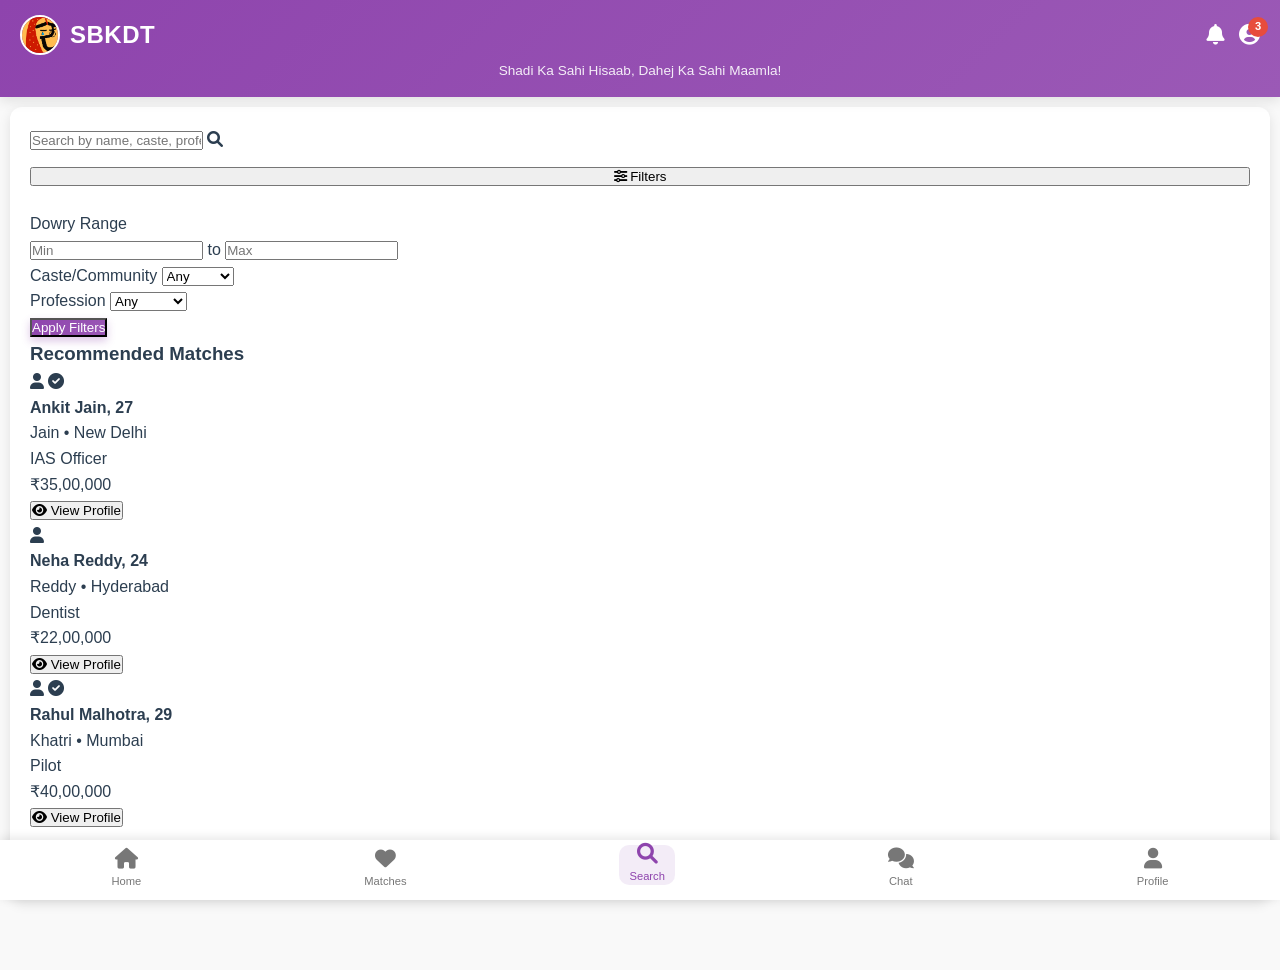
<file: sbkdt/search.html>
<!DOCTYPE html>
<html lang="en">
<head>
    <meta charset="UTF-8">
    <meta name="viewport" content="width=device-width, initial-scale=1.0">
    <title>SBKDT - Search</title>
    <link rel="stylesheet" href="css/styles.css">
    <link rel="stylesheet" href="https://cdnjs.cloudflare.com/ajax/libs/font-awesome/6.0.0-beta3/css/all.min.css">
</head>
<body>
    <div class="app-container">
        <header class="app-header">
            <div class="header-content">
                <div class="logo-container">
                    <img src="images/icon.png" alt="SBKDT Logo" class="app-logo">
                    <h1>SBKDT</h1>
                </div>
                <div class="header-icons">
                    <i class="fas fa-bell"></i>
                    <span class="notification-badge">3</span>
                    <i class="fas fa-user-circle"></i>
                </div>
            </div>
            <p class="tagline">Shadi Ka Sahi Hisaab, Dahej Ka Sahi Maamla!</p>
        </header>

        <main class="app-main">
            <section class="screen active">
                <div class="search-header">
                    <div class="search-bar">
                        <input type="text" placeholder="Search by name, caste, profession...">
                        <i class="fas fa-search"></i>
                    </div>
                    <button class="filter-btn" id="toggle-advanced">
                        <i class="fas fa-sliders-h"></i> Filters
                    </button>
                </div>
                
                <div class="advanced-filters" id="advanced-filters">
                    <div class="filter-group">
                        <label>Dowry Range</label>
                        <div class="range-inputs">
                            <input type="number" placeholder="Min" id="min-dowry">
                            <span>to</span>
                            <input type="number" placeholder="Max" id="max-dowry">
                        </div>
                    </div>
                    <div class="filter-group">
                        <label>Caste/Community</label>
                        <select id="caste-filter">
                            <option value="">Any</option>
                            <option value="brahmin">Brahmin</option>
                            <option value="patel">Patel</option>
                            <option value="jain">Jain</option>
                            <option value="punjabi">Punjabi</option>
                        </select>
                    </div>
                    <div class="filter-group">
                        <label>Profession</label>
                        <select id="profession-filter">
                            <option value="">Any</option>
                            <option value="engineer">Engineer</option>
                            <option value="doctor">Doctor</option>
                            <option value="ca">CA</option>
                            <option value="business">Business</option>
                        </select>
                    </div>
                    <button class="btn-primary" id="apply-filters">Apply Filters</button>
                </div>
                
                <div class="discover-section">
                    <h3>Recommended Matches</h3>
                    <div class="discover-grid">
                        <!-- Matches will be loaded via JS -->
                    </div>
                </div>
            </section>
        </main>

        <nav class="bottom-nav">
    <a href="index.html" class="nav-item">
        <i class="fas fa-home"></i>
        <span>Home</span>
    </a>
    <a href="matches.html" class="nav-item">
        <i class="fas fa-heart"></i>
        <span>Matches</span>
    </a>
    <a href="search.html" class="nav-item">
        <i class="fas fa-search"></i>
        <span>Search</span>
    </a>
    <a href="chat.html" class="nav-item">
        <i class="fas fa-comments"></i>
        <span>Chat</span>
    </a>
    <a href="profile.html" class="nav-item">
        <i class="fas fa-user"></i>
        <span>Profile</span>
    </a>
</nav>
    </div>

    <script src="js/common.js"></script>
    <script src="js/search.js"></script>
</body>
</html>
</file>
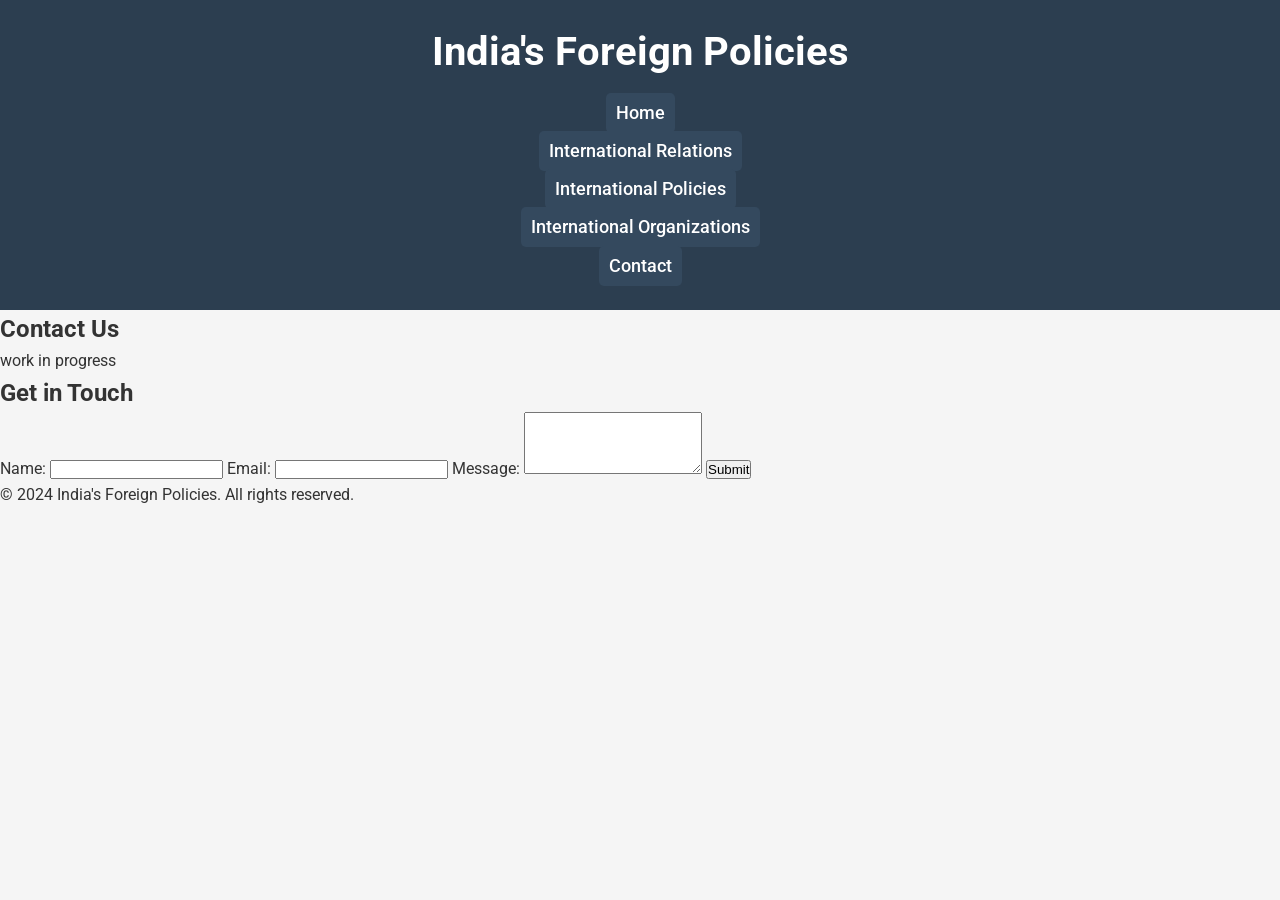
<file: sst-project/contact.html>
<!DOCTYPE html>
<html lang="en">
<head>
    <meta charset="UTF-8">
    <meta name="viewport" content="width=device-width, initial-scale=1.0">
    <meta http-equiv="X-UA-Compatible" content="ie=edge">
    <title>Contact Us - India's Foreign Policies</title>
    <link href="https://fonts.googleapis.com/css2?family=Roboto:wght@400;500&display=swap" rel="stylesheet">
    <link rel="stylesheet" href="styles.css">
</head>
<body>

    <!-- Header Section -->
    <header>
        <div class="container">
            <h1>India's Foreign Policies</h1>
            <nav>
                <ul>
                    <li><a href="index.html">Home</a></li>
                    <li><a href="international-relations.html">International Relations</a></li>
                    <li><a href="international-policies.html">International Policies</a></li>
                    <li><a href="international-organizations.html">International Organizations</a></li>
                    <li><a href="contact.html">Contact</a></li>
                </ul>
            </nav>
        </div>
    </header>

    <!-- Main Content -->
    <main>
        <section class="intro">
            <h2>Contact Us</h2>
            <p>work in progress</p>
        </section>

        <section class="contact-form">
            <h2>Get in Touch</h2>
            <form action="#" method="post">
                <label for="name">Name:</label>
                <input type="text" id="name" name="name" required>

                <label for="email">Email:</label>
                <input type="email" id="email" name="email" required>

                <label for="message">Message:</label>
                <textarea id="message" name="message" rows="4" required></textarea>

                <button type="submit">Submit</button>
            </form>
        </section>
    </main>

    <!-- Footer Section -->
    <footer>
        <p>&copy; 2024 India's Foreign Policies. All rights reserved.</p>
    </footer>

</body>
</html>
</file>
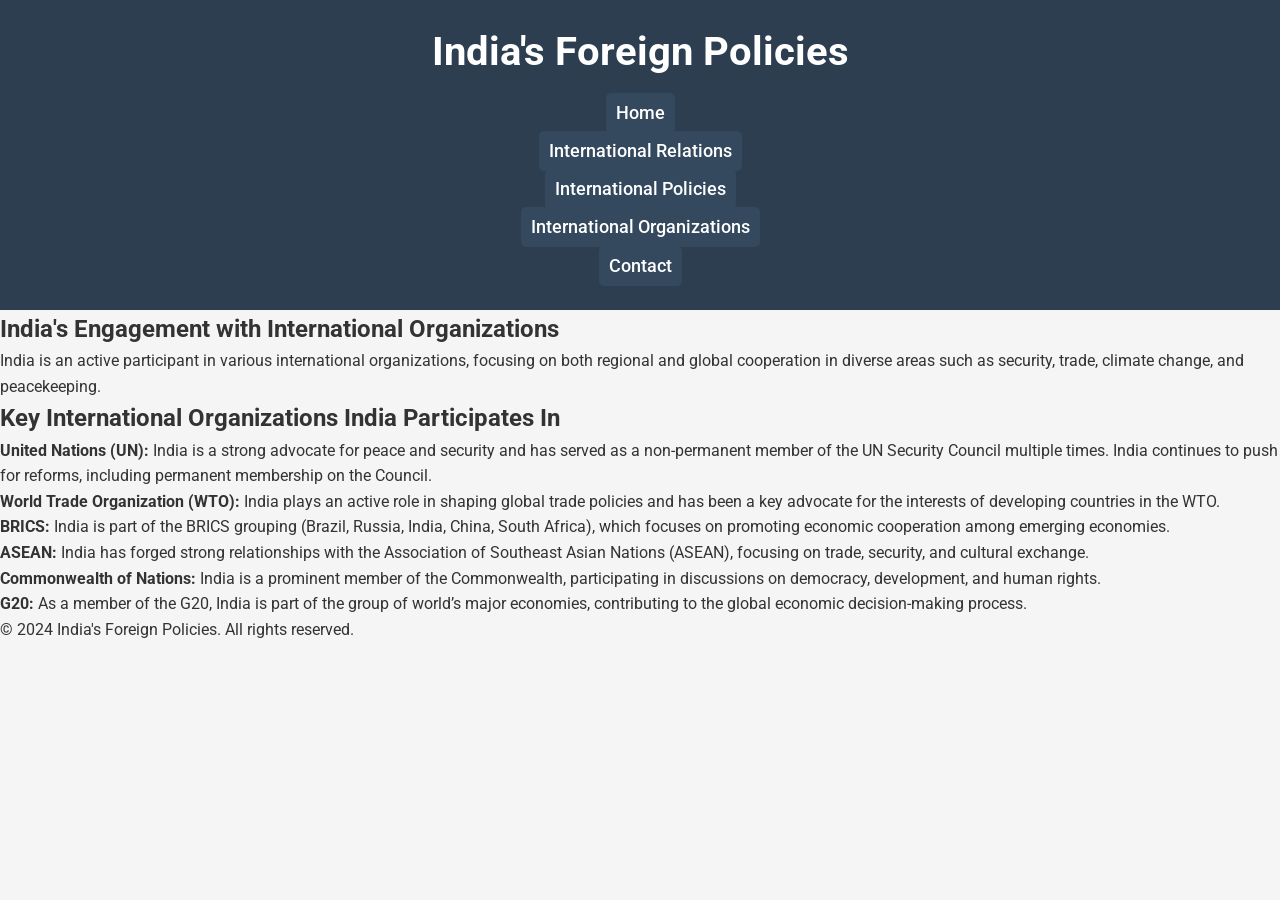
<file: sst-project/international-organizations.html>
<!DOCTYPE html>
<html lang="en">
<head>
    <meta charset="UTF-8">
    <meta name="viewport" content="width=device-width, initial-scale=1.0">
    <meta http-equiv="X-UA-Compatible" content="ie=edge">
    <title>International Organizations - India's Foreign Policies</title>
    <link href="https://fonts.googleapis.com/css2?family=Roboto:wght@400;500&display=swap" rel="stylesheet">
    <link rel="stylesheet" href="styles.css">
</head>
<body>

 <!-- Header Section -->
 <header>
    <div class="container">
        <h1>India's Foreign Policies</h1>
        <nav>
            <div class="hamburger" id="hamburger-icon">
                <span class="bar"></span>
                <span class="bar"></span>
                <span class="bar"></span>
            </div>
            <ul id="nav-links">
                <li><a href="index.html">Home</a></li>
                <li><a href="international-relations.html">International Relations</a></li>
                <li><a href="international-policies.html">International Policies</a></li>
                <li><a href="international-organizations.html">International Organizations</a></li>
                <li><a href="contact.html">Contact</a></li>
            </ul>
        </nav>
    </div>
</header>

    <!-- Main Content -->
    <main>
        <section class="intro">
            <h2>India's Engagement with International Organizations</h2>
            <p>India is an active participant in various international organizations, focusing on both regional and global cooperation in diverse areas such as security, trade, climate change, and peacekeeping.</p>
        </section>

        <section class="organizations">
            <h2>Key International Organizations India Participates In</h2>
            <ul>
                <li><strong>United Nations (UN):</strong> India is a strong advocate for peace and security and has served as a non-permanent member of the UN Security Council multiple times. India continues to push for reforms, including permanent membership on the Council.</li>
                <li><strong>World Trade Organization (WTO):</strong> India plays an active role in shaping global trade policies and has been a key advocate for the interests of developing countries in the WTO.</li>
                <li><strong>BRICS:</strong> India is part of the BRICS grouping (Brazil, Russia, India, China, South Africa), which focuses on promoting economic cooperation among emerging economies.</li>
                <li><strong>ASEAN:</strong> India has forged strong relationships with the Association of Southeast Asian Nations (ASEAN), focusing on trade, security, and cultural exchange.</li>
                <li><strong>Commonwealth of Nations:</strong> India is a prominent member of the Commonwealth, participating in discussions on democracy, development, and human rights.</li>
                <li><strong>G20:</strong> As a member of the G20, India is part of the group of world’s major economies, contributing to the global economic decision-making process.</li>
            </ul>
        </section>
    </main>

    <!-- Footer Section -->
    <footer>
        <p>&copy; 2024 India's Foreign Policies. All rights reserved.</p>
    </footer>
    <!-- JavaScript for Hamburger Menu -->
    <script>
        // Get the hamburger icon and nav links
        const hamburgerIcon = document.getElementById('hamburger-icon');
        const navLinks = document.getElementById('nav-links');

        // Add event listener to the hamburger icon
        hamburgerIcon.addEventListener('click', () => {
            navLinks.classList.toggle('active'); // Toggle the 'active' class on nav links
            hamburgerIcon.classList.toggle('active'); // Toggle 'active' class on hamburger icon
        });
    </script>

</body>
</html>
</file>
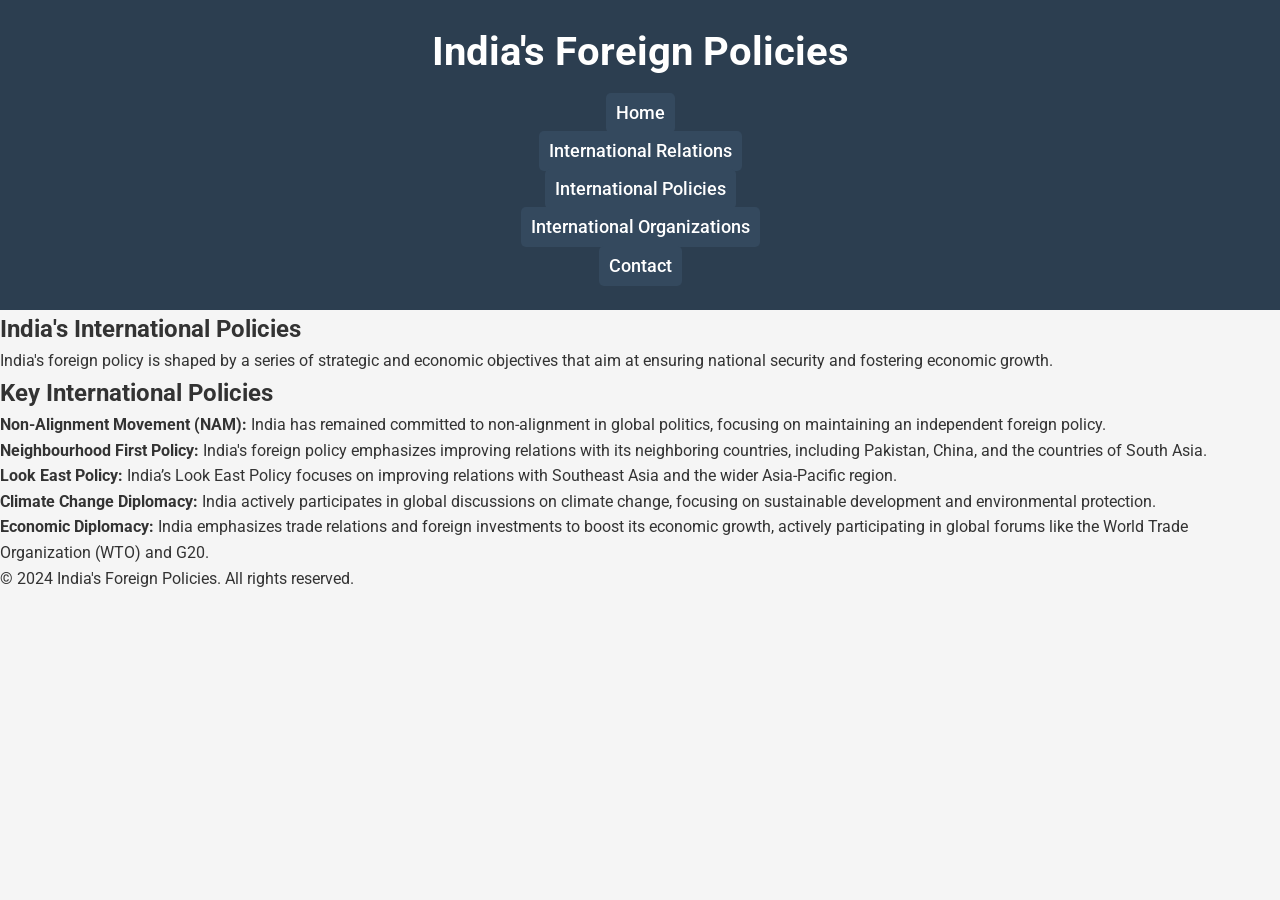
<file: sst-project/international-policies.html>
<!DOCTYPE html>
<html lang="en">
<head>
    <meta charset="UTF-8">
    <meta name="viewport" content="width=device-width, initial-scale=1.0">
    <meta http-equiv="X-UA-Compatible" content="ie=edge">
    <title>International Policies - India's Foreign Policies</title>
    <link href="https://fonts.googleapis.com/css2?family=Roboto:wght@400;500&display=swap" rel="stylesheet">
    <link rel="stylesheet" href="styles.css">
</head>
<body>

    <!-- Header Section -->
  <header>
    <div class="container">
        <h1>India's Foreign Policies</h1>
        <nav>
            <div class="hamburger" id="hamburger-icon">
                <span class="bar"></span>
                <span class="bar"></span>
                <span class="bar"></span>
            </div>
            <ul id="nav-links">
                <li><a href="index.html">Home</a></li>
                <li><a href="international-relations.html">International Relations</a></li>
                <li><a href="international-policies.html">International Policies</a></li>
                <li><a href="international-organizations.html">International Organizations</a></li>
                <li><a href="contact.html">Contact</a></li>
            </ul>
        </nav>
    </div>
</header>

    <!-- Main Content -->
    <main>
        <section class="intro">
            <h2>India's International Policies</h2>
            <p>India's foreign policy is shaped by a series of strategic and economic objectives that aim at ensuring national security and fostering economic growth.</p>
        </section>

        <section class="policies">
            <h2>Key International Policies</h2>
            <ul>
                <li><strong>Non-Alignment Movement (NAM):</strong> India has remained committed to non-alignment in global politics, focusing on maintaining an independent foreign policy.</li>
                <li><strong>Neighbourhood First Policy:</strong> India's foreign policy emphasizes improving relations with its neighboring countries, including Pakistan, China, and the countries of South Asia.</li>
                <li><strong>Look East Policy:</strong> India’s Look East Policy focuses on improving relations with Southeast Asia and the wider Asia-Pacific region.</li>
                <li><strong>Climate Change Diplomacy:</strong> India actively participates in global discussions on climate change, focusing on sustainable development and environmental protection.</li>
                <li><strong>Economic Diplomacy:</strong> India emphasizes trade relations and foreign investments to boost its economic growth, actively participating in global forums like the World Trade Organization (WTO) and G20.</li>
            </ul>
        </section>
    </main>

    <!-- Footer Section -->
    <footer>
        <p>&copy; 2024 India's Foreign Policies. All rights reserved.</p>
    </footer>
    <!-- JavaScript for Hamburger Menu -->
    <script>
        // Get the hamburger icon and nav links
        const hamburgerIcon = document.getElementById('hamburger-icon');
        const navLinks = document.getElementById('nav-links');

        // Add event listener to the hamburger icon
        hamburgerIcon.addEventListener('click', () => {
            navLinks.classList.toggle('active'); // Toggle the 'active' class on nav links
            hamburgerIcon.classList.toggle('active'); // Toggle 'active' class on hamburger icon
        });
    </script>

</body>
</html>
</file>
<file: sbkdt/css/styles.css>
/* ===================== */
/* Global Styles */
/* ===================== */
:root {
  --primary-color: #8e44ad; /* Purple theme */
  --secondary-color: #9b59b6;
  --accent-color: #e74c3c;
  --light-color: #f5f5f5;
  --dark-color: #333;
  --text-color: #2c3e50;
  --success-color: #27ae60;
  --warning-color: #f39c12;
  --info-color: #3498db;
  --border-radius: 12px;
  --box-shadow: 0 4px 12px rgba(0, 0, 0, 0.1);
  --transition: all 0.3s ease;
}

* {
  margin: 0;
  padding: 0;
  box-sizing: border-box;
}

body {
  font-family: 'Segoe UI', Roboto, -apple-system, sans-serif;
  color: var(--text-color);
  background-color: #f9f9f9;
  line-height: 1.6;
  -webkit-font-smoothing: antialiased;
}

.app-container {
  display: flex;
  flex-direction: column;
  min-height: 100vh;
  max-width: 100%;
  overflow-x: hidden;
}

/* ===================== */
/* Header Styles */
/* ===================== */
.app-header {
  background: linear-gradient(135deg, var(--primary-color), var(--secondary-color));
  color: white;
  padding: 15px 20px;
  box-shadow: var(--box-shadow);
  position: relative;
  z-index: 10;
}

.header-content {
  display: flex;
  justify-content: space-between;
  align-items: center;
}

.logo-container {
  display: flex;
  align-items: center;
  gap: 10px;
}

.app-logo {
  width: 40px;
  height: 40px;
  border-radius: 50%;
  object-fit: cover;
  border: 2px solid white;
}

.app-header h1 {
  font-size: 1.5rem;
  font-weight: 700;
  letter-spacing: 0.5px;
}

.header-icons {
  display: flex;
  align-items: center;
  gap: 15px;
  position: relative;
}

.header-icons i {
  font-size: 1.3rem;
  color: white;
}

.notification-badge {
  position: absolute;
  top: -8px;
  right: -8px;
  background-color: var(--accent-color);
  color: white;
  border-radius: 50%;
  width: 20px;
  height: 20px;
  display: flex;
  align-items: center;
  justify-content: center;
  font-size: 0.7rem;
  font-weight: bold;
}

.tagline {
  font-size: 0.85rem;
  margin-top: 5px;
  opacity: 0.9;
  text-align: center;
}

/* ===================== */
/* Main Content Styles */
/* ===================== */
.app-main {
  flex: 1;
  padding: 20px;
  background-color: white;
  margin: 10px;
  border-radius: var(--border-radius);
  box-shadow: var(--box-shadow);
}

.screen {
  display: none;
}

.screen.active {
  display: block;
}

/* ===================== */
/* Home Page Styles */
/* ===================== */
.welcome-banner {
  background: linear-gradient(135deg, #f5f7fa, #e4e8ed);
  padding: 20px;
  border-radius: var(--border-radius);
  margin-bottom: 25px;
  text-align: center;
}

.welcome-banner h2 {
  font-size: 1.3rem;
  margin-bottom: 15px;
  color: var(--dark-color);
}

.welcome-banner em {
  font-style: italic;
  color: var(--primary-color);
}

#username {
  font-weight: 700;
  color: var(--primary-color);
}

.matches-notification {
  background-color: white;
  padding: 15px;
  border-radius: var(--border-radius);
  box-shadow: var(--box-shadow);
  margin-top: 15px;
}

.matches-notification p {
  margin-bottom: 10px;
  font-size: 1rem;
}

.matches-notification strong {
  color: var(--accent-color);
}

/* ===================== */
/* Button Styles */
/* ===================== */
.btn {
  border: none;
  padding: 12px 20px;
  border-radius: 30px;
  font-weight: 600;
  cursor: pointer;
  display: inline-flex;
  align-items: center;
  justify-content: center;
  gap: 8px;
  transition: var(--transition);
}

.btn-primary {
  background: linear-gradient(135deg, var(--primary-color), var(--secondary-color));
  color: white;
  box-shadow: 0 4px 8px rgba(142, 68, 173, 0.3);
}

.btn-primary:hover {
  transform: translateY(-2px);
  box-shadow: 0 6px 12px rgba(142, 68, 173, 0.4);
}

.btn-primary:active {
  transform: translateY(0);
}

.btn-upgrade {
  background: linear-gradient(135deg, var(--success-color), #2ecc71);
  width: 100%;
  margin-top: 15px;
}

.btn-save {
  background: linear-gradient(135deg, var(--primary-color), var(--secondary-color));
  width: 100%;
}

.btn-cancel {
  background: linear-gradient(135deg, #95a5a6, #7f8c8d);
  width: 100%;
}

.btn-outline {
  background: transparent;
  border: 1px solid var(--primary-color);
  color: var(--primary-color);
}

/* ===================== */
/* Premium Section */
/* ===================== */
.premium-section {
  margin: 30px 0;
}

.premium-section h3 {
  font-size: 1.2rem;
  margin-bottom: 5px;
  display: flex;
  align-items: center;
  gap: 8px;
  color: var(--primary-color);
}

.premium-section h3 i {
  color: var(--warning-color);
}

.section-description {
  font-size: 0.9rem;
  color: #777;
  margin-bottom: 15px;
}

.premium-tiers-slider {
  display: flex;
  overflow-x: auto;
  gap: 15px;
  padding: 15px 5px;
  scroll-snap-type: x mandatory;
  -webkit-overflow-scrolling: touch;
}

.premium-slider-group {
  min-width: 90%;
  flex-shrink: 0;
  scroll-snap-align: start;
}

.premium-slider-group h4 {
  font-size: 1rem;
  color: var(--secondary-color);
  margin-bottom: 10px;
  padding-left: 5px;
}

.slider-container {
  display: flex;
  gap: 15px;
}

.tier-card {
  background-color: white;
  border: 1px solid #eee;
  padding: 20px;
  width: 250px;
  border-radius: var(--border-radius);
  box-shadow: var(--box-shadow);
  transition: var(--transition);
}

.tier-card:hover {
  transform: translateY(-5px);
  box-shadow: 0 8px 16px rgba(0, 0, 0, 0.1);
}

.tier-header h4 {
  margin: 0;
  font-size: 1.1rem;
  color: var(--primary-color);
}

.tier-price {
  font-size: 1rem;
  color: var(--success-color);
  margin: 10px 0;
  font-weight: 700;
}

.tier-benefits {
  list-style-type: none;
  padding: 0;
  margin-bottom: 15px;
}

.tier-benefits li {
  font-size: 0.85rem;
  display: flex;
  align-items: center;
  gap: 8px;
  margin-bottom: 8px;
  color: #555;
}

.tier-benefits i {
  color: var(--success-color);
}

/* ===================== */
/* Quick Actions */
/* ===================== */
.quick-actions {
  display: grid;
  grid-template-columns: repeat(3, 1fr);
  gap: 15px;
  margin: 25px 0;
}

.quick-action {
  background-color: white;
  padding: 15px 10px;
  border-radius: var(--border-radius);
  text-align: center;
  display: flex;
  flex-direction: column;
  align-items: center;
  gap: 10px;
  cursor: pointer;
  transition: var(--transition);
  box-shadow: var(--box-shadow);
  border: 1px solid #eee;
}

.quick-action:hover {
  transform: translateY(-3px);
  box-shadow: 0 8px 16px rgba(0, 0, 0, 0.1);
}

.quick-action i {
  font-size: 1.5rem;
  color: var(--primary-color);
  background: linear-gradient(135deg, #f5f7fa, #e4e8ed);
  width: 50px;
  height: 50px;
  display: flex;
  align-items: center;
  justify-content: center;
  border-radius: 50%;
}

.quick-action span {
  font-size: 0.85rem;
  font-weight: 500;
  color: var(--text-color);
}

/* ===================== */
/* Dowry Trends */
/* ===================== */
.dowry-trends {
  margin: 30px 0;
}

.dowry-trends h3 {
  font-size: 1.2rem;
  margin-bottom: 15px;
  color: var(--primary-color);
}

.trends-slider-container {
  display: flex;
  gap: 15px;
  overflow-x: auto;
  padding: 10px 5px;
  scroll-snap-type: x mandatory;
}

.trend-card {
  background-color: white;
  padding: 20px;
  min-width: 150px;
  border-radius: var(--border-radius);
  box-shadow: var(--box-shadow);
  scroll-snap-align: start;
  text-align: center;
  transition: var(--transition);
  border: 1px solid #eee;
}

.trend-card:hover {
  transform: translateY(-3px);
}

.trend-card h4 {
  font-size: 0.9rem;
  color: var(--secondary-color);
  margin-bottom: 5px;
}

.trend-card p {
  font-size: 1.1rem;
  font-weight: 700;
  color: var(--accent-color);
}

/* ===================== */
/* Bottom Navigation - Fixed at Bottom */
/* ===================== */
.bottom-nav {
  display: flex;
  justify-content: space-around;
  background-color: white;
  padding: 10px 0;
  box-shadow: 0 -2px 10px rgba(0, 0, 0, 0.1);
  position: fixed;
  bottom: 0;
  left: 0;
  right: 0;
  z-index: 1000;
  height: 60px;
}

/* Add padding to main content to prevent hiding behind navbar */
.app-main {
  padding-bottom: 70px; /* Adjust this value based on your navbar height */
}

/* Adjust app container to account for fixed navbar */
.app-container {
  padding-bottom: 60px; /* Same as navbar height */
  min-height: 100vh;
}

/* ===================== */
/* Existing Navbar Styles (Updated) */
/* ===================== */
.nav-item {
  display: flex;
  flex-direction: column;
  align-items: center;
  justify-content: center;
  text-decoration: none;
  color: #777;
  font-size: 0.8rem;
  transition: var(--transition);
  padding: 5px 10px;
  border-radius: 10px;
  height: 100%;
}

.nav-item i {
  font-size: 1.3rem;
  margin-bottom: 3px;
}

.nav-item.active {
  color: var(--primary-color);
  background-color: rgba(142, 68, 173, 0.1);
  transform: translateY(-5px);
}

.nav-item span {
  font-size: 0.7rem;
}

/* ===================== */
/* Responsive Adjustments */
/* ===================== */
@media (max-width: 480px) {
  .bottom-nav {
    height: 55px; /* Slightly smaller on very small screens */
  }
  
  .app-main {
    padding-bottom: 65px;
  }
  
  .nav-item i {
    font-size: 1.2rem;
  }
  
  .nav-item span {
    font-size: 0.65rem;
  }
}

/* ===================== */
/* Form Styles */
/* ===================== */
.form-group {
  margin-bottom: 20px;
}

.form-group label {
  display: block;
  margin-bottom: 8px;
  font-size: 0.9rem;
  color: var(--dark-color);
  font-weight: 500;
}

.form-group input,
.form-group select,
.form-group textarea {
  width: 100%;
  padding: 12px 15px;
  border: 1px solid #ddd;
  border-radius: var(--border-radius);
  font-size: 1rem;
  transition: var(--transition);
}

.form-group input:focus,
.form-group select:focus,
.form-group textarea:focus {
  border-color: var(--primary-color);
  outline: none;
  box-shadow: 0 0 0 3px rgba(142, 68, 173, 0.2);
}

.dowry-input {
  display: flex;
  align-items: center;
  gap: 10px;
}

.dowry-input span {
  font-weight: 500;
  color: var(--dark-color);
}

.dowry-input input {
  flex: 1;
}

.range-container {
  display: flex;
  align-items: center;
  gap: 15px;
}

.range-container input[type="range"] {
  flex: 1;
  -webkit-appearance: none;
  height: 6px;
  background: #ddd;
  border-radius: 3px;
}

.range-container input[type="range"]::-webkit-slider-thumb {
  -webkit-appearance: none;
  width: 20px;
  height: 20px;
  background: var(--primary-color);
  border-radius: 50%;
  cursor: pointer;
}

/* ===================== */
/* Calculator Styles */
/* ===================== */
.calculator-header {
  text-align: center;
  margin-bottom: 25px;
}

.calculator-header h2 {
  color: var(--primary-color);
  margin-bottom: 5px;
}

.calculator-header p {
  color: #777;
  font-size: 0.9rem;
}

.calculator-result {
  text-align: center;
  margin: 25px 0;
  padding: 20px;
  background-color: #f8f9fa;
  border-radius: var(--border-radius);
}

.calculator-result h4 {
  font-size: 1rem;
  color: var(--dark-color);
  margin-bottom: 10px;
}

#dowry-result {
  font-size: 2rem;
  font-weight: 700;
  color: var(--accent-color);
}

.calculator-notes {
  font-size: 0.8rem;
  color: #777;
  text-align: center;
  margin-top: 20px;
}

.calculator-notes i {
  color: var(--info-color);
  margin-right: 5px;
}

/* ===================== */
/* Profile Styles */
/* ===================== */
.profile-header {
  text-align: center;
  margin-bottom: 25px;
}

.profile-avatar {
  position: relative;
  width: 100px;
  height: 100px;
  margin: 0 auto 15px;
}

.profile-avatar img {
  width: 100%;
  height: 100%;
  border-radius: 50%;
  object-fit: cover;
  border: 3px solid var(--primary-color);
}

.edit-avatar {
  position: absolute;
  bottom: 0;
  right: 0;
  background-color: var(--primary-color);
  color: white;
  width: 30px;
  height: 30px;
  border-radius: 50%;
  display: flex;
  align-items: center;
  justify-content: center;
  border: none;
  cursor: pointer;
}

.profile-form {
  max-width: 500px;
  margin: 0 auto;
}

.form-actions {
  display: flex;
  gap: 15px;
  margin-top: 30px;
}

.form-actions button {
  flex: 1;
  padding: 12px;
  border-radius: var(--border-radius);
  border: none;
  color: white;
  font-weight: 600;
  cursor: pointer;
  transition: var(--transition);
}

.form-actions button:hover {
  opacity: 0.9;
  transform: translateY(-2px);
}

/* ===================== */
/* Chat Styles */
/* ===================== */
.chat-header {
  display: flex;
  justify-content: space-between;
  align-items: center;
  margin-bottom: 20px;
}

.chat-header h2 {
  color: var(--primary-color);
}

#new-chat {
  padding: 10px 15px;
}

.chat-list {
  display: flex;
  flex-direction: column;
  gap: 15px;
}

.chat-item {
  display: flex;
  align-items: center;
  gap: 15px;
  padding: 15px;
  background-color: white;
  border-radius: var(--border-radius);
  box-shadow: var(--box-shadow);
  transition: var(--transition);
}

.chat-item:hover {
  transform: translateY(-3px);
  box-shadow: 0 6px 12px rgba(0, 0, 0, 0.1);
}

.chat-avatar {
  width: 50px;
  height: 50px;
  border-radius: 50%;
  object-fit: cover;
  border: 2px solid var(--light-color);
}

.chat-content {
  flex: 1;
}

.chat-name {
  font-weight: 600;
  margin-bottom: 3px;
}

.chat-preview {
  font-size: 0.85rem;
  color: #777;
  display: -webkit-box;
  -webkit-line-clamp: 1;
  -webkit-box-orient: vertical;
  overflow: hidden;
}

.chat-time {
  font-size: 0.75rem;
  color: #999;
}

.chat-badge {
  background-color: var(--accent-color);
  color: white;
  width: 20px;
  height: 20px;
  border-radius: 50%;
  display: flex;
  align-items: center;
  justify-content: center;
  font-size: 0.7rem;
  font-weight: bold;
}

/* ===================== */
/* Search Page Styles */
/* ===================== */
.search-header {
  display: flex;
  flex-direction: column;
  gap: 15px;
  margin-bottom: 25px;
}

.search-header h2 {
  color: var(--primary-color);
}

.search-filters {
  display: flex;
  gap: 10px;
  flex-wrap: wrap;
}

.filter-chip {
  background-color: white;
  border: 1px solid #ddd;
  padding: 8px 15px;
  border-radius: 20px;
  font-size: 0.85rem;
  cursor: pointer;
  transition: var(--transition);
}

.filter-chip.active {
  background-color: var(--primary-color);
  color: white;
  border-color: var(--primary-color);
}

.search-results {
  display: grid;
  grid-template-columns: 1fr;
  gap: 20px;
  margin-top: 25px;
}

.profile-card {
  background-color: white;
  border-radius: var(--border-radius);
  box-shadow: var(--box-shadow);
  overflow: hidden;
  transition: var(--transition);
}

.profile-card:hover {
  transform: translateY(-5px);
  box-shadow: 0 8px 20px rgba(0, 0, 0, 0.1);
}

.profile-card-header {
  position: relative;
  height: 150px;
  overflow: hidden;
}

.profile-card-img {
  width: 100%;
  height: 100%;
  object-fit: cover;
}

.profile-card-badge {
  position: absolute;
  top: 10px;
  right: 10px;
  background-color: var(--accent-color);
  color: white;
  padding: 3px 8px;
  border-radius: 4px;
  font-size: 0.7rem;
  font-weight: bold;
}

.profile-card-body {
  padding: 15px;
}

.profile-card-name {
  font-size: 1.1rem;
  font-weight: 600;
  margin-bottom: 5px;
  color: var(--dark-color);
}

.profile-card-details {
  display: flex;
  flex-wrap: wrap;
  gap: 10px;
  margin-bottom: 10px;
}

.profile-card-detail {
  font-size: 0.85rem;
  color: #555;
  display: flex;
  align-items: center;
  gap: 5px;
}

.profile-card-detail i {
  color: var(--primary-color);
}

.profile-card-price {
  font-size: 1rem;
  font-weight: 700;
  color: var(--accent-color);
  margin-top: 10px;
}

.profile-card-actions {
  display: flex;
  gap: 10px;
  margin-top: 15px;
}

.profile-card-actions .btn {
  flex: 1;
  padding: 8px;
  font-size: 0.85rem;
}

/* ===================== */
/* Matches Page Styles */
/* ===================== */
.matches-header {
  display: flex;
  flex-direction: column;
  gap: 15px;
  margin-bottom: 20px;
}

.matches-header h2 {
  color: var(--primary-color);
}

.matches-filter {
  display: flex;
  align-items: center;
  gap: 10px;
}

.matches-filter select {
  flex: 1;
  padding: 10px 15px;
  border-radius: var(--border-radius);
  border: 1px solid #ddd;
}

#refresh-matches {
  background-color: white;
  border: 1px solid #ddd;
  width: 40px;
  height: 40px;
  border-radius: 50%;
  display: flex;
  align-items: center;
  justify-content: center;
  cursor: pointer;
  transition: var(--transition);
}

#refresh-matches:hover {
  background-color: #f5f5f5;
}

.matches-list {
  display: grid;
  grid-template-columns: 1fr;
  gap: 15px;
}

.match-card {
  background-color: white;
  border-radius: var(--border-radius);
  box-shadow: var(--box-shadow);
  padding: 15px;
  display: flex;
  align-items: center;
  gap: 15px;
  transition: var(--transition);
}

.match-card:hover {
  transform: translateY(-3px);
  box-shadow: 0 6px 12px rgba(0, 0, 0, 0.1);
}

.match-avatar {
  width: 60px;
  height: 60px;
  border-radius: 50%;
  object-fit: cover;
  border: 2px solid var(--light-color);
}

.match-content {
  flex: 1;
}

.match-name {
  font-weight: 600;
  margin-bottom: 5px;
}

.match-details {
  font-size: 0.85rem;
  color: #777;
  display: flex;
  flex-wrap: wrap;
  gap: 10px;
}

.match-price {
  font-weight: 700;
  color: var(--accent-color);
}

.match-actions {
  display: flex;
  flex-direction: column;
  gap: 8px;
}

.match-actions .btn {
  padding: 8px 12px;
  font-size: 0.8rem;
}

.match-status {
  font-size: 0.75rem;
  padding: 3px 8px;
  border-radius: 4px;
  background-color: #f5f5f5;
  color: #555;
}

.match-status.negotiating {
  background-color: #fff8e1;
  color: #ff8f00;
}

.match-status.accepted {
  background-color: #e8f5e9;
  color: var(--success-color);
}

/* ===================== */
/* Responsive Adjustments */
/* ===================== */
@media (max-width: 768px) {
  .quick-actions {
    grid-template-columns: repeat(2, 1fr);
  }
  
  .premium-slider-group {
    min-width: 85%;
  }
  
  .form-actions {
    flex-direction: column;
  }

  .profile-card-actions {
    flex-direction: column;
  }

  .match-card {
    flex-direction: column;
    text-align: center;
  }

  .match-actions {
    flex-direction: row;
    width: 100%;
  }
}

@media (max-width: 480px) {
  .quick-actions {
    grid-template-columns: 1fr;
  }
  
  .premium-slider-group {
    min-width: 80%;
  }
  
  .app-main {
    padding: 15px;
    margin: 5px;
  }
  
  .welcome-banner h2 {
    font-size: 1.1rem;
  }

  .search-filters {
    gap: 8px;
  }

  .filter-chip {
    padding: 6px 12px;
    font-size: 0.8rem;
  }
  }
</file>
<file: sst-project/styles.css>
/* Global Styles */
* {
    margin: 0;
    padding: 0;
    box-sizing: border-box;
}

body {
    font-family: 'Roboto', sans-serif;
    line-height: 1.6;
    background-color: #f5f5f5;
    color: #333;
}

/* Center and Scale Images */
body img {
    display: block;              /* Make the image a block-level element */
    margin: 20px auto;           /* Center the image horizontally and add vertical margin */
    max-width: 100%;             /* Ensure the image never exceeds the width of the screen */
    height: auto;                /* Maintain the aspect ratio */
    object-fit: contain;         /* Ensures the image scales without distorting */
    border-radius: 8px;          /* Add rounded corners to the images */
}

/* Links */
a {
    text-decoration: none;
    color: inherit;
}

ul {
    list-style-type: none;
}

/* Header Section */
header {
    background-color: #2c3e50;
    color: white;
    padding: 20px 0;
}

header .container {
    display: flex;
    flex-direction: column; /* Stack the title and nav for mobile */
    justify-content: center;
    align-items: center;
    max-width: 1200px;
    margin: 0 auto;
    padding: 0 20px;
}

header h1 {
    font-size: 2.5rem;
    text-align: center;
    margin-bottom: 15px;
}

/* Hamburger Icon Styles */
.hamburger {
    display: none; /* Hidden by default */
    cursor: pointer;
    flex-direction: column;
    justify-content: space-around;
    width: 30px;
    height: 30px;
    background: transparent;
    border: none;
}

.hamburger .bar {
    width: 30px;
    height: 4px;
    background-color: white;
    border-radius: 10px;
}

/* Navigation Styles */
header nav ul {
    list-style: none;
    padding: 0;
    margin: 0;
    width: 100%;
    text-align: center; /* Center the navigation links */
}

header nav ul li {
    display: block; /* Stack the links vertically */
    margin-bottom: 10px; /* Space between links */
}

header nav ul li a {
    text-decoration: none;
    color: white; /* Ensure the links are white */
    font-size: 1.1rem;
    font-weight: 500;
    padding: 10px;
    border-radius: 5px;
    background-color: #34495e;
    transition: background-color 0.3s;
}

header nav ul li a:hover {
    background-color: #3498db;
}

/* Mobile Responsiveness */
@media (max-width: 768px) {
    header .container {
        padding: 0 10px; /* Adjust container padding for mobile */
    }
    header h1 {
        font-size: 2rem; /* Adjust header font size */
    }

    header nav ul {
        display: none; /* Hide the navigation links by default */
        padding-left: 0;
        flex-direction: column; /* Stack the links vertically on mobile */
        width: 100%;
        margin-top: 20px;
    }

    header nav ul li {
        margin-bottom: 8px; /* Reduce space between links on mobile */
    }

    header nav ul li a {
        font-size: 1rem; /* Adjust font size for links */
        padding: 12px 20px; /* Add padding to make it more touch-friendly */
    }

    /* Show the hamburger menu */
    .hamburger {
        display: flex; /* Show hamburger icon */
    }

    /* When the menu is active, display the links */
    header nav ul.active {
        display: flex;
    }

    /* Animation for the hamburger icon when active */
    .hamburger.active .bar:nth-child(1) {
        transform: rotate(45deg);
        position: relative;
        top: 10px;
    }

    .hamburger.active .bar:nth-child(2) {
        opacity: 0;
    }

    .hamburger.active .bar:nth-child(3) {
        transform: rotate(-45deg);
        position: relative;
        top: -10px;
    }
}

/* Very Small Screens */
@media (max-width: 480px) {
    header .container {
        padding: 0 5px; /* Further adjust container padding for smaller devices */
    }
    header h1 {
        font-size: 1.8rem; /* Smaller font size for very small screens */
    }
    header nav ul li {
        margin-bottom: 5px; /* Minimize space between links */
    }
    header nav ul li a {
        font-size: 0.9rem; /* Smaller text size */
        padding: 10px 15px; /* Adjust padding */
    }
}
</file>
<file: styles/style.css>
body {
    font-family: Arial, sans-serif;
    margin: 0;
    padding: 0;
    color: #333;
}

header {
    background-color: #004080;
    color: #fff;
    padding: 1rem;
    text-align: center;
}

nav a {
    color: #fff;
    text-decoration: none;
    margin: 0 10px;
}

section {
    padding: 2rem;
    margin: 1rem;
}

h2 {
    color: #004080;
}
</file>
